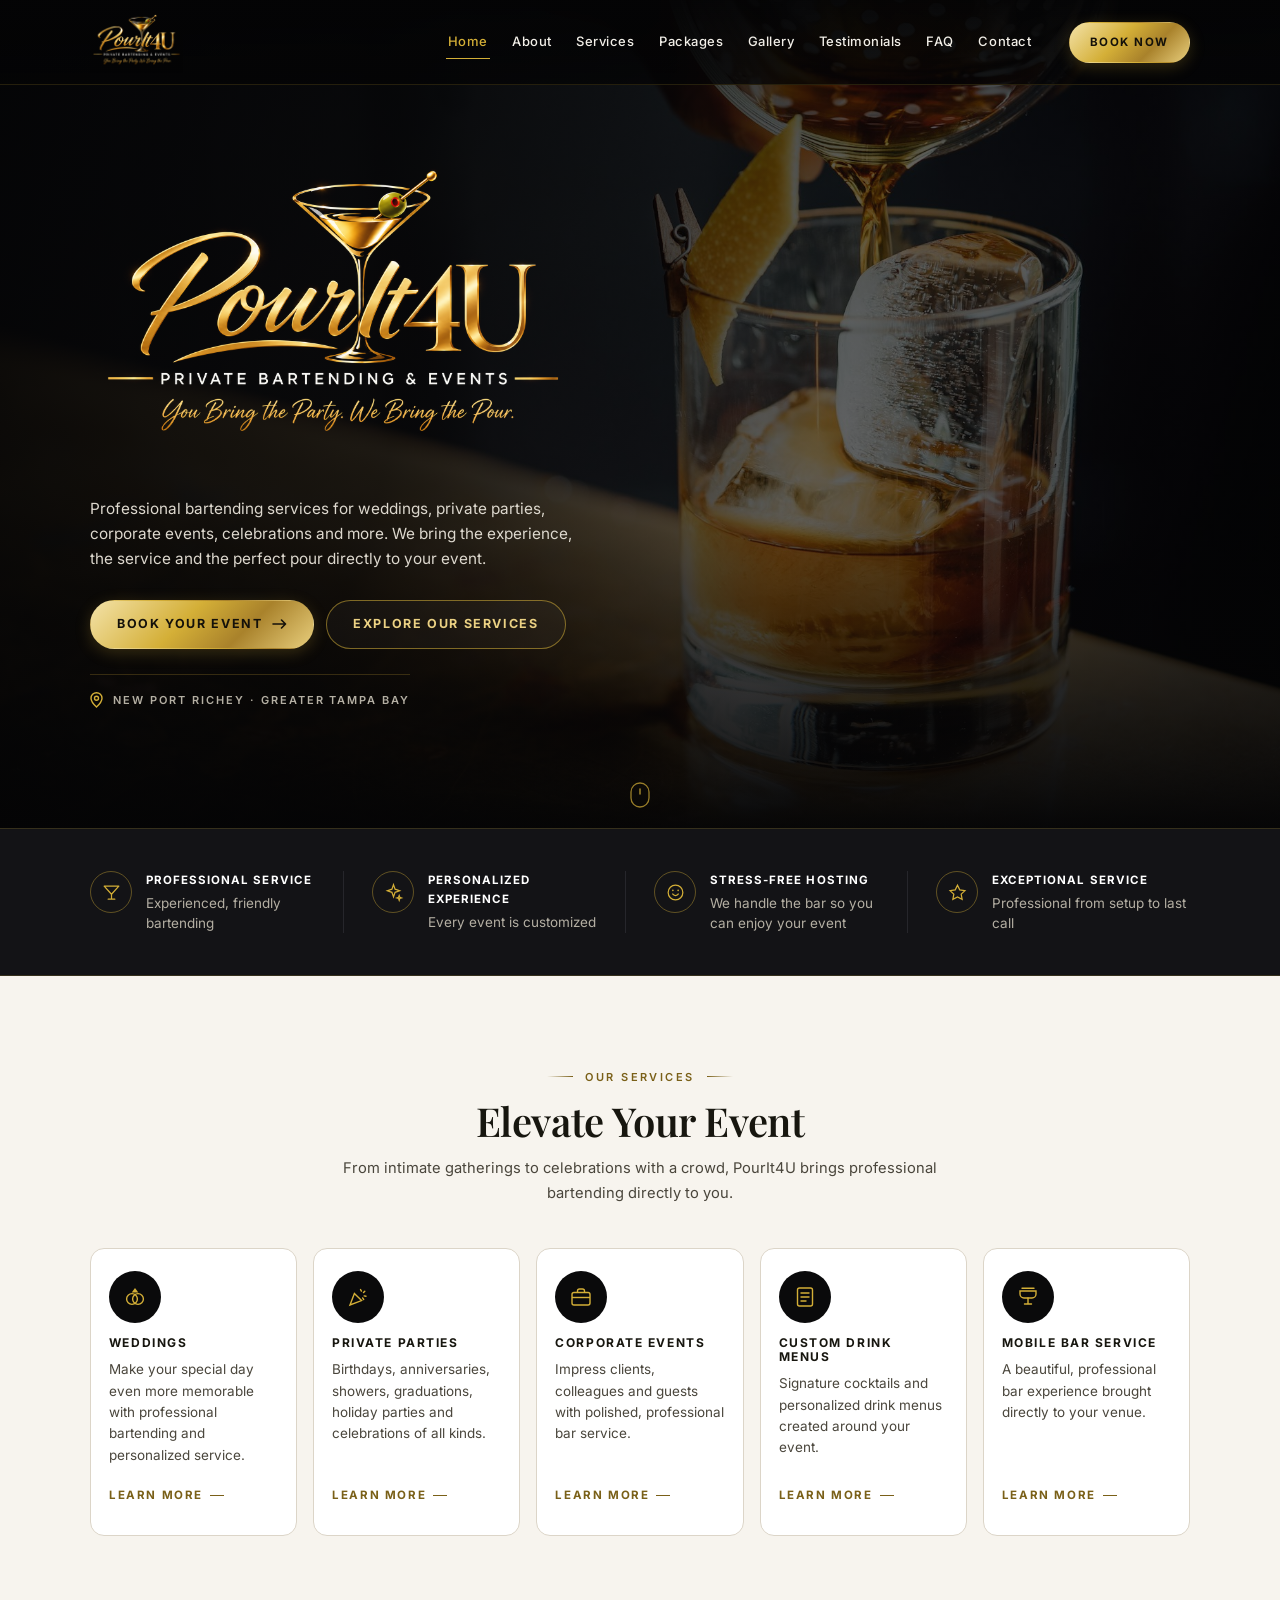
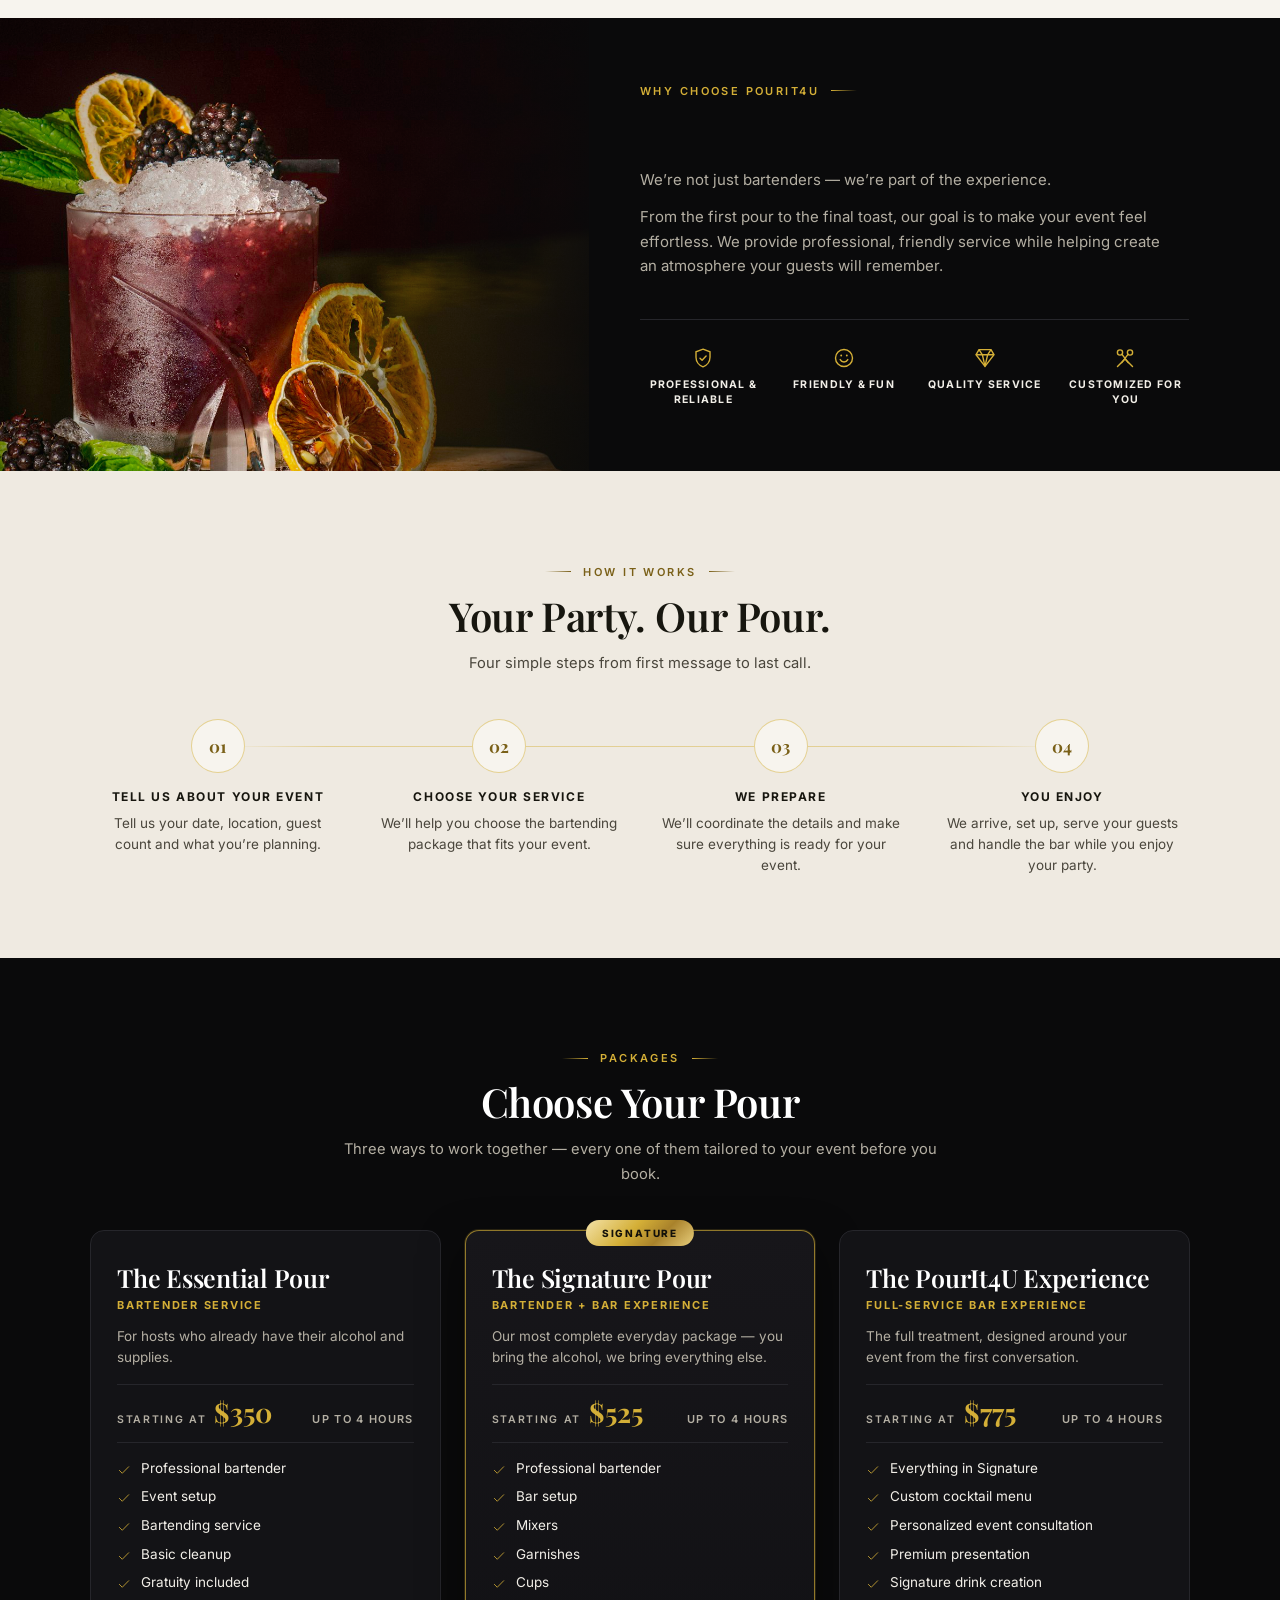
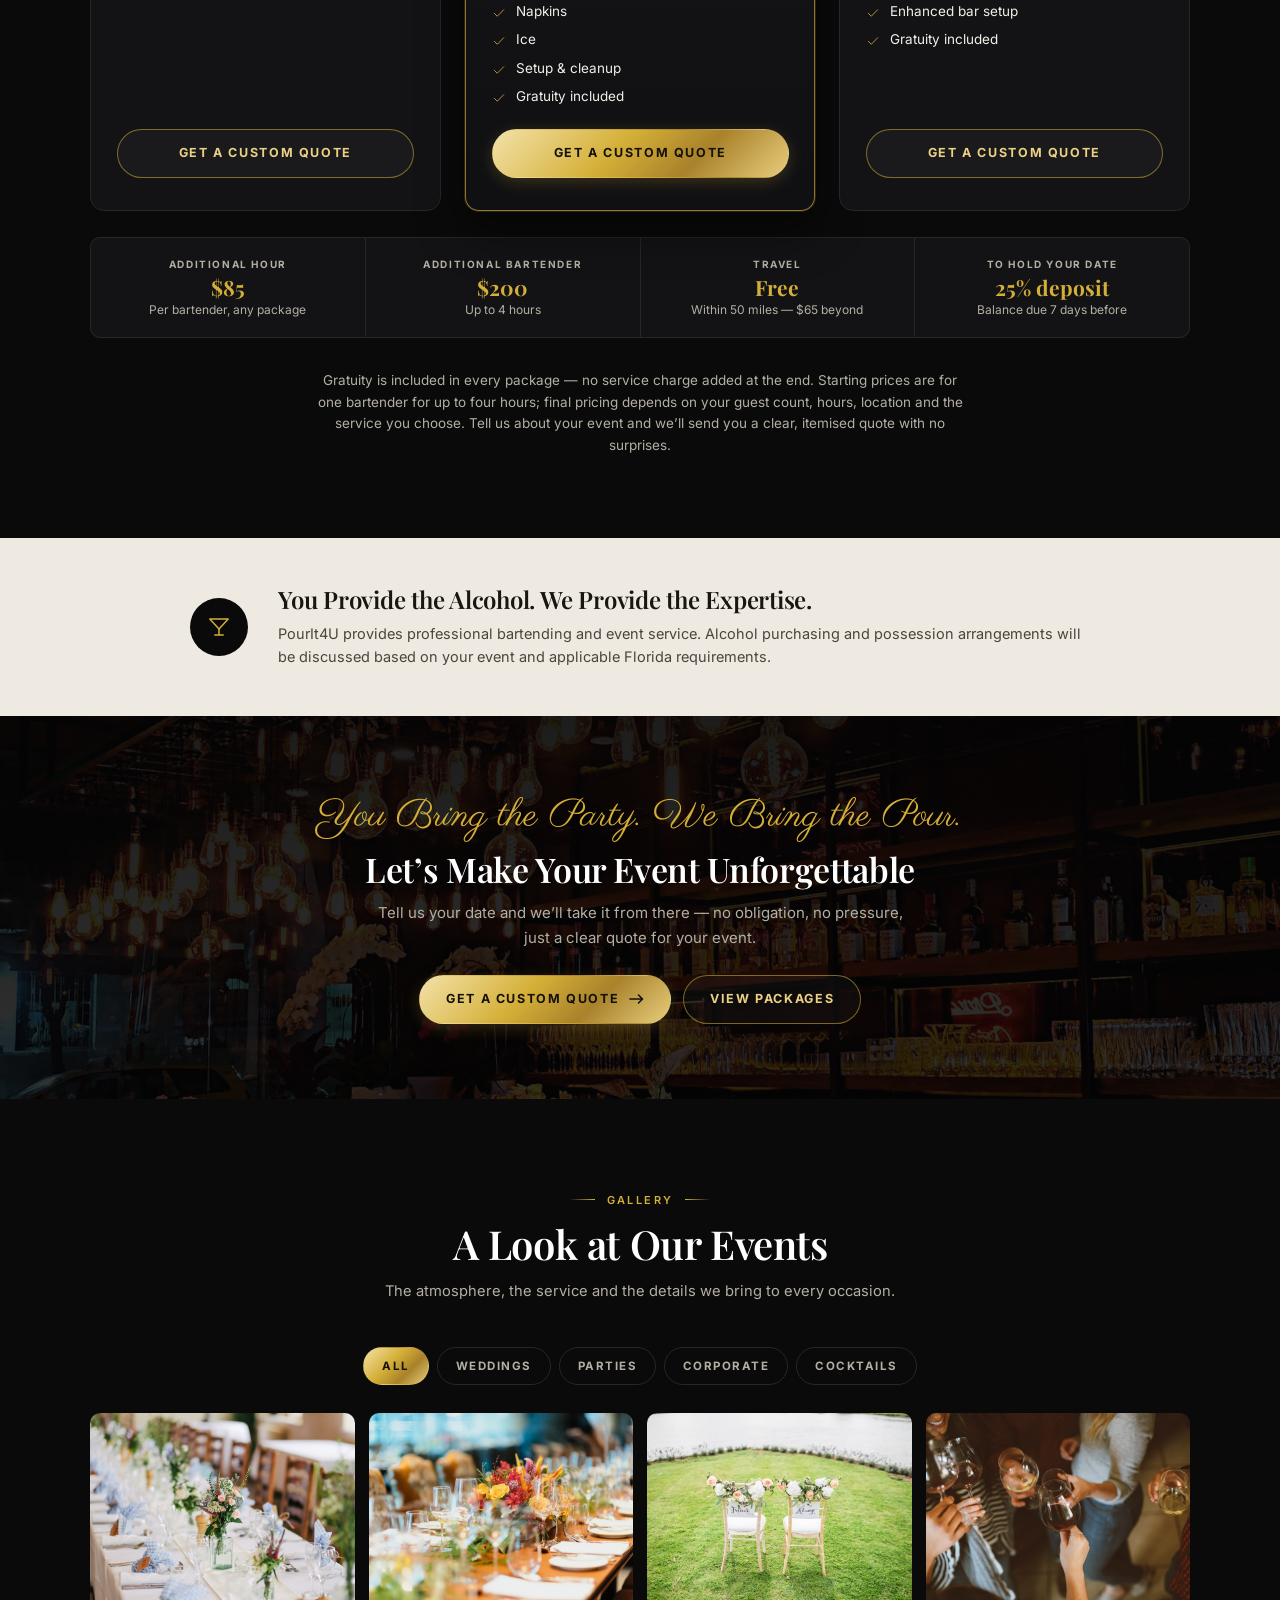
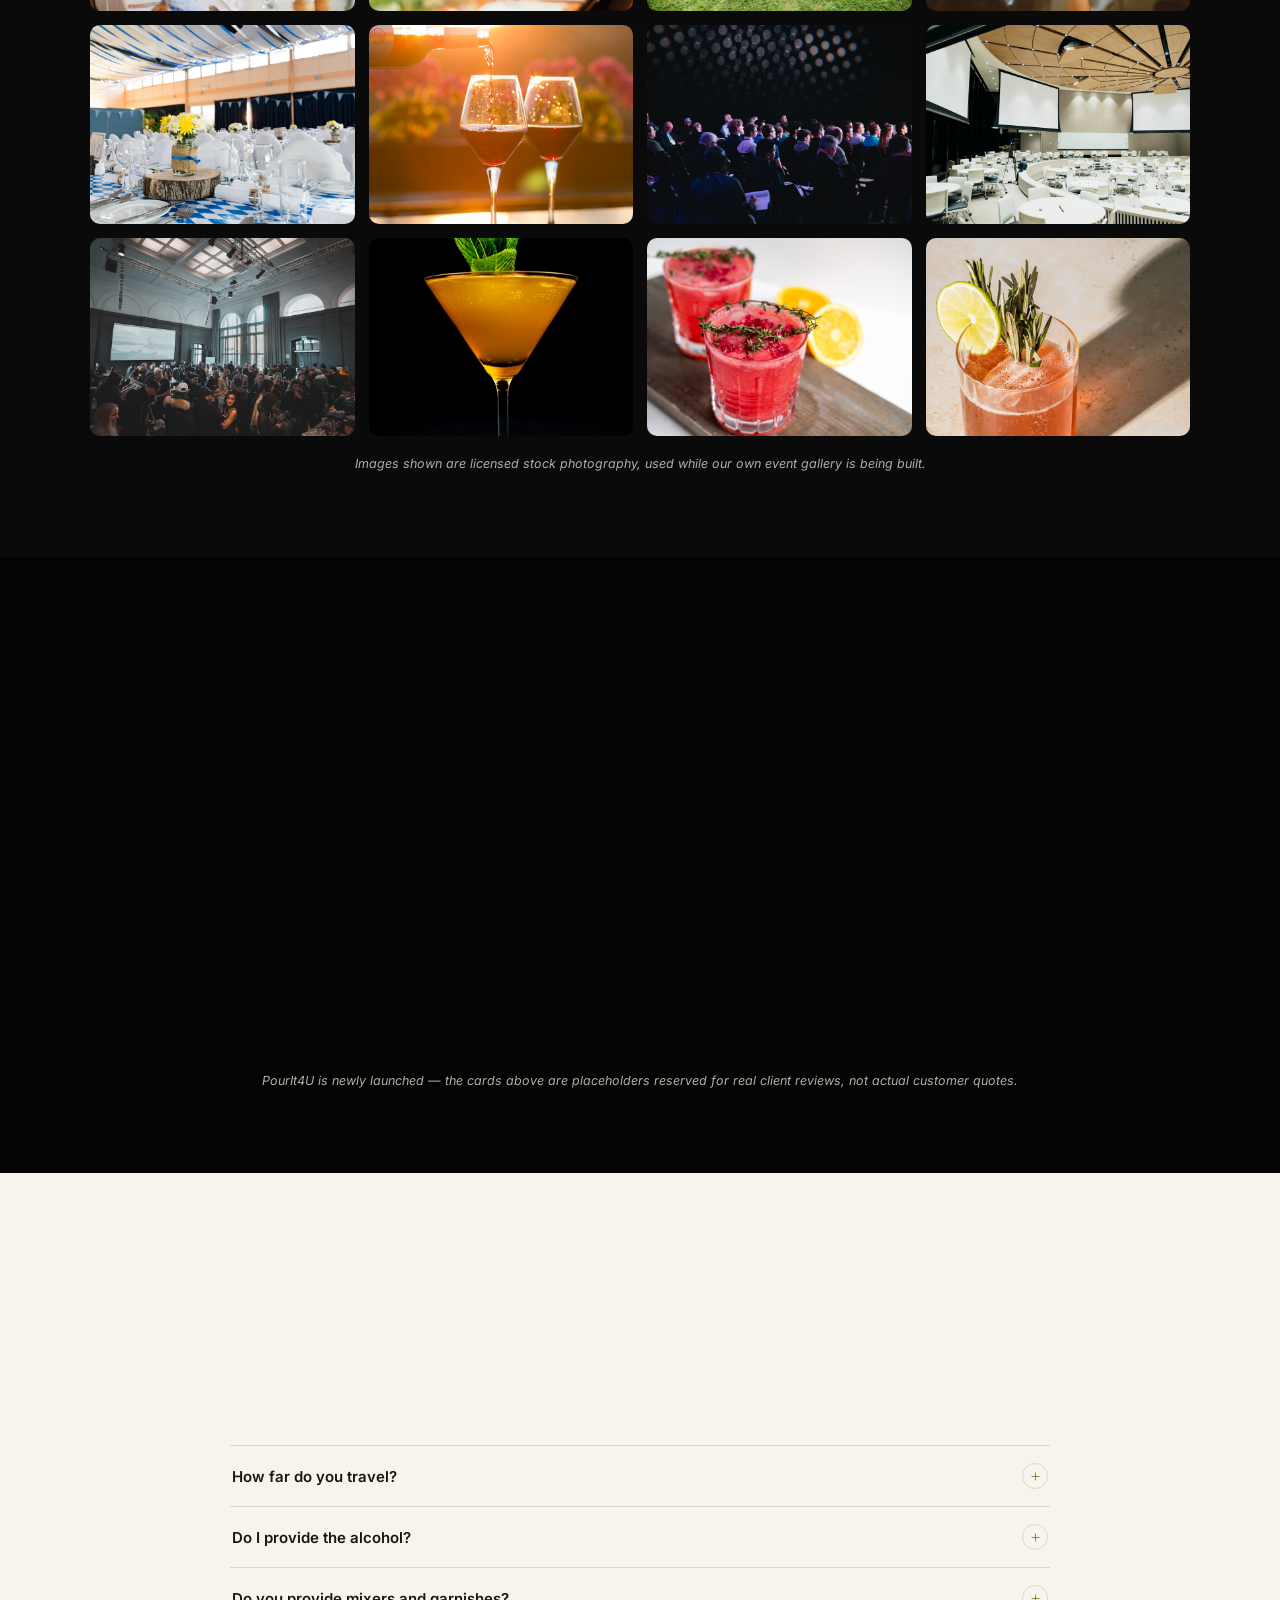
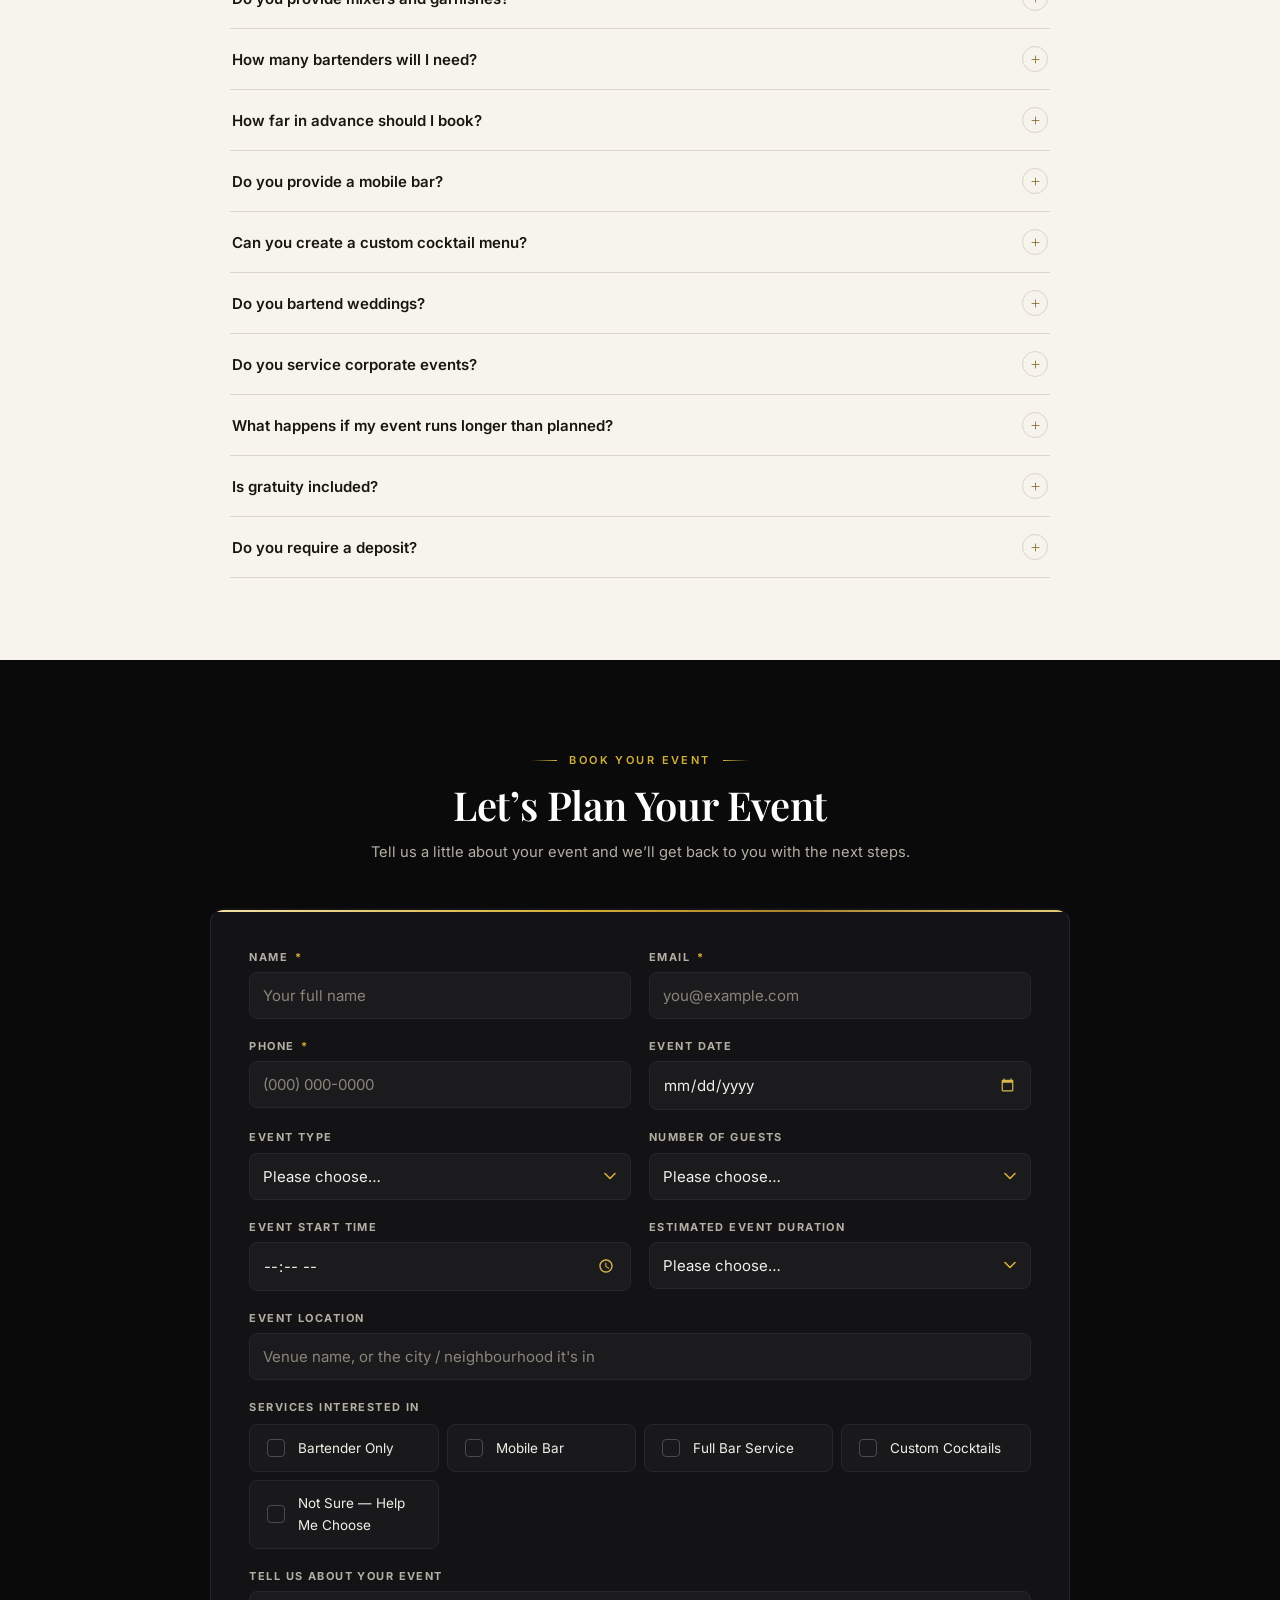
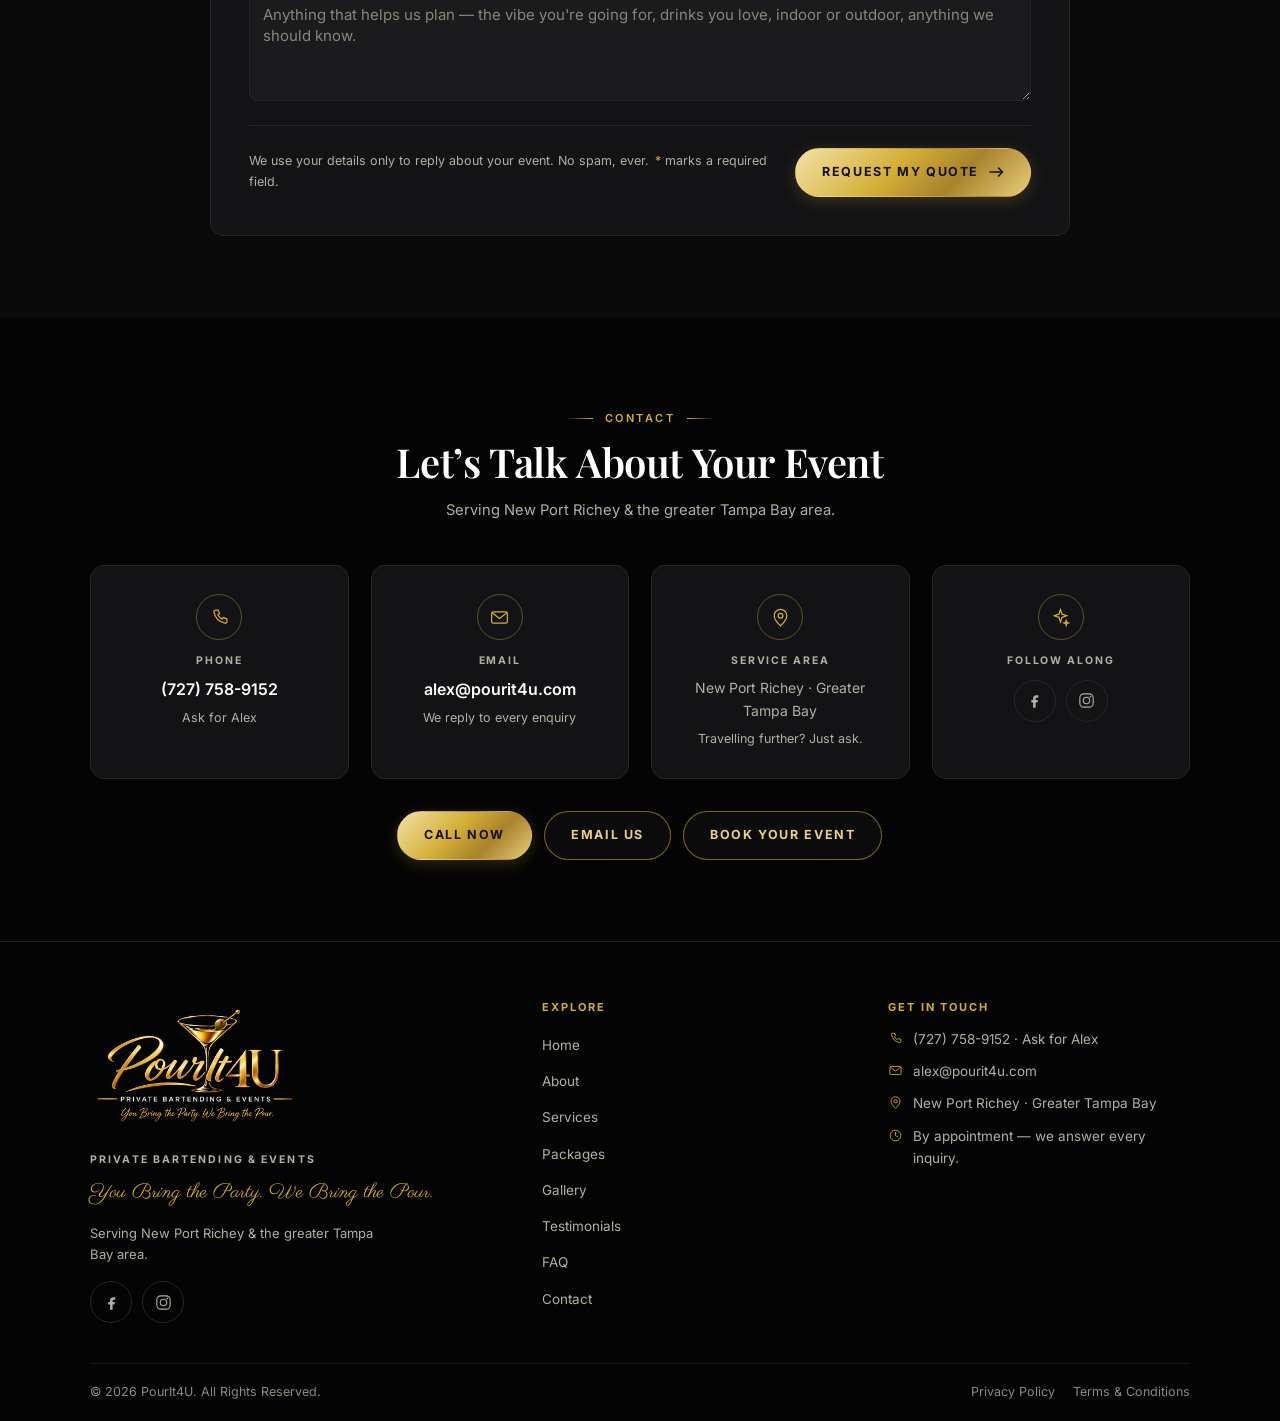
<file: index.html>
<!DOCTYPE html>
<html lang="en">
<head>
<meta charset="utf-8">
<meta name="viewport" content="width=device-width, initial-scale=1, viewport-fit=cover">

<title>PourIt4U | Private Bartending &amp; Events | New Port Richey &amp; Tampa Bay</title>
<meta name="description" content="PourIt4U provides professional private bartending and mobile bar services for weddings, parties, corporate events and celebrations throughout New Port Richey and the greater Tampa Bay area.">
<link rel="canonical" href="https://pourit4u.com/">
<meta name="robots" content="index, follow, max-image-preview:large">
<meta name="theme-color" content="#0A0A0B">
<meta name="author" content="PourIt4U">

<!-- Local search signals -->
<meta name="geo.region" content="US-FL">
<meta name="geo.placename" content="New Port Richey, Florida">

<!-- Open Graph / social sharing -->
<meta property="og:type" content="website">
<meta property="og:site_name" content="PourIt4U">
<meta property="og:title" content="PourIt4U | Private Bartending &amp; Events | New Port Richey &amp; Tampa Bay">
<meta property="og:description" content="Professional private bartending and mobile bar service for weddings, parties, corporate events and celebrations across New Port Richey and the greater Tampa Bay area.">
<meta property="og:url" content="https://pourit4u.com/">
<meta property="og:image" content="https://pourit4u.com/assets/img/pourit4u-logo.png">
<meta property="og:image:width" content="1536">
<meta property="og:image:height" content="1024">
<meta property="og:image:alt" content="PourIt4U — Private Bartending &amp; Events. You Bring the Party. We Bring the Pour.">
<meta property="og:locale" content="en_US">

<meta name="twitter:card" content="summary_large_image">
<meta name="twitter:title" content="PourIt4U | Private Bartending &amp; Events">
<meta name="twitter:description" content="Professional private bartending and mobile bar service for weddings, parties and corporate events across New Port Richey and the greater Tampa Bay area.">
<meta name="twitter:image" content="https://pourit4u.com/assets/img/pourit4u-logo.png">

<!-- Icons -->
<link rel="icon" href="assets/img/icon-32.png" sizes="32x32" type="image/png">
<link rel="icon" href="assets/img/icon-512.png" sizes="512x512" type="image/png">
<link rel="apple-touch-icon" href="assets/img/icon-180.png">

<!-- Fonts -->
<link rel="preconnect" href="https://fonts.googleapis.com">
<link rel="preconnect" href="https://fonts.gstatic.com" crossorigin>
<link rel="stylesheet" href="https://fonts.googleapis.com/css2?family=Playfair+Display:ital,wght@0,500;0,600;0,700;1,500&family=Inter:wght@400;500;600;700;800&family=Parisienne&display=swap">

<!-- Give the hero its two big assets a head start -->
<link rel="preload" as="image" href="assets/img/hero-bar.jpg" fetchpriority="high">
<link rel="preload" as="image" href="assets/img/pourit4u-logo.png">

<link rel="stylesheet" href="assets/css/styles.css">
</head>

<body>

<a class="skip-link" href="#main">Skip to content</a>

<!-- ==========================================================================
     HEADER / NAVIGATION  (sticky)
     ========================================================================== -->
<header class="header" id="header">
  <div class="wrap header__inner">

    <a class="brand" href="#home" aria-label="PourIt4U — home">
      <!-- Approved logo artwork, used exactly as supplied -->
      <img class="brand__img" src="assets/img/pourit4u-logo.png"
           alt="PourIt4U — Private Bartending &amp; Events"
           width="1536" height="1024">
    </a>

    <nav class="nav" id="primary-nav" aria-label="Main">
      <ul class="nav__list" id="nav-list"><!-- built from site-config.js --></ul>
    </nav>

    <div class="header__cta">
      <a class="btn btn--gold btn--sm" href="#book">Book Now</a>
    </div>

    <button class="nav-toggle" id="nav-toggle" type="button"
            aria-expanded="false" aria-controls="primary-nav" aria-label="Open menu">
      <span class="nav-toggle__bars" aria-hidden="true"><span></span><span></span><span></span></span>
    </button>

  </div>
</header>

<main id="main">

  <!-- ========================================================================
       HERO
       ======================================================================== -->
  <section class="hero" id="home">
    <div class="hero__bg">
      <img src="assets/img/hero-bar.jpg"
           alt="Bartender pouring a golden cocktail over ice at an event bar"
           width="1920" height="1200" fetchpriority="high">
    </div>
    <div class="hero__scrim" aria-hidden="true"></div>

    <div class="wrap">
      <div class="hero__inner">

        <h1>
          <img class="hero__logo" src="assets/img/pourit4u-logo.png"
               alt="PourIt4U — Private Bartending &amp; Events. You Bring the Party. We Bring the Pour."
               width="1536" height="1024">
          <span class="sr-only">PourIt4U — Private Bartending and Events serving New Port Richey and the greater Tampa Bay area</span>
        </h1>

        <p class="hero__copy reveal">
          Professional bartending services for weddings, private parties, corporate
          events, celebrations and more. We bring the experience, the service and
          the perfect pour directly to your event.
        </p>

        <div class="hero__actions reveal" data-delay="1">
          <a class="btn btn--gold" href="#book">
            Book Your Event
            <svg class="btn__arrow" width="15" height="10" viewBox="0 0 15 10" fill="none" aria-hidden="true">
              <path d="M1 5h12M9.5 1L13.5 5L9.5 9" stroke="currentColor" stroke-width="1.6" stroke-linecap="round" stroke-linejoin="round"/>
            </svg>
          </a>
          <a class="btn btn--ghost" href="#services">Explore Our Services</a>
        </div>

        <p class="hero__area reveal" data-delay="2">
          <svg width="13" height="16" viewBox="0 0 13 16" fill="none" aria-hidden="true">
            <path d="M6.5 15S12 9.9 12 6.2A5.5 5.5 0 1 0 1 6.2C1 9.9 6.5 15 6.5 15Z" stroke="currentColor" stroke-width="1.4"/>
            <circle cx="6.5" cy="6.2" r="2" stroke="currentColor" stroke-width="1.4"/>
          </svg>
          <span data-site="serviceAreaShort">New Port Richey · Greater Tampa Bay</span>
        </p>

      </div>
    </div>

    <svg class="hero__scroll" width="20" height="26" viewBox="0 0 20 26" fill="none" aria-hidden="true">
      <rect x="1" y="1" width="18" height="24" rx="9" stroke="currentColor" stroke-width="1.3"/>
      <path d="M10 7v5" stroke="currentColor" stroke-width="1.6" stroke-linecap="round"/>
    </svg>
  </section>

  <!-- ========================================================================
       TRUST / BENEFITS BAR
       ======================================================================== -->
  <section class="benefits" aria-label="Why hosts choose PourIt4U">
    <div class="wrap">
      <ul class="benefits__grid" id="benefits-grid"><!-- built from site-config.js --></ul>
    </div>
  </section>

  <!-- ========================================================================
       SERVICES
       ======================================================================== -->
  <section class="section section--light" id="services">
    <div class="wrap">
      <header class="section-head reveal">
        <p class="eyebrow">Our Services</p>
        <h2 class="section-title">Elevate Your Event</h2>
        <p class="section-intro">
          From intimate gatherings to celebrations with a crowd, PourIt4U brings
          professional bartending directly to you.
        </p>
      </header>

      <div class="services__grid" id="services-grid"><!-- built from site-config.js --></div>
    </div>
  </section>

  <!-- ========================================================================
       ABOUT / WHY CHOOSE US
       ======================================================================== -->
  <section class="about" id="about">
    <div class="about__media">
      <img src="assets/img/about-cocktail.jpg"
           alt="Hand-finished cocktail garnished and served on a dark bar top"
           width="1100" height="1300" loading="lazy">
    </div>

    <div class="about__body">
      <p class="eyebrow eyebrow--start reveal">Why Choose PourIt4U</p>
      <h2 class="about__title reveal">More Than Just Drinks</h2>

      <p class="about__text reveal" data-delay="1">
        We’re not just bartenders — we’re part of the experience.
      </p>
      <p class="about__text reveal" data-delay="1">
        From the first pour to the final toast, our goal is to make your event feel
        effortless. We provide professional, friendly service while helping create an
        atmosphere your guests will remember.
      </p>

      <ul class="about__points reveal" data-delay="2" id="why-points"><!-- built from site-config.js --></ul>
    </div>
  </section>

  <!-- ========================================================================
       HOW IT WORKS
       ======================================================================== -->
  <section class="section section--light section--cream2" id="how-it-works">
    <div class="wrap">
      <header class="section-head reveal">
        <p class="eyebrow">How It Works</p>
        <h2 class="section-title">Your Party. Our Pour.</h2>
        <p class="section-intro">Four simple steps from first message to last call.</p>
      </header>

      <ol class="steps" id="steps-grid"><!-- built from site-config.js --></ol>
    </div>
  </section>

  <!-- ========================================================================
       PACKAGES
       ======================================================================== -->
  <section class="section section--dark" id="packages">
    <div class="wrap">
      <header class="section-head reveal">
        <p class="eyebrow">Packages</p>
        <h2 class="section-title" style="color:var(--white)">Choose Your Pour</h2>
        <p class="section-intro">
          Three ways to work together — every one of them tailored to your event
          before you book.
        </p>
      </header>

      <div class="packages__grid" id="packages-grid"><!-- built from site-config.js --></div>
      <ul class="add-ons reveal" id="add-ons" aria-label="Add to any package"><!-- built from site-config.js --></ul>
      <p class="packages__note reveal" id="packages-note"></p>
    </div>
  </section>

  <!-- ========================================================================
       ALCOHOL / SERVICE INFORMATION
       ======================================================================== -->
  <section class="alcohol" aria-labelledby="alcohol-title">
    <div class="wrap">
      <div class="alcohol__inner reveal">
        <div class="alcohol__icon" aria-hidden="true">
          <svg width="26" height="26" viewBox="0 0 26 26" fill="none">
            <path d="M3.8 5h18.4l-9.2 10z" stroke="currentColor" stroke-width="1.5" stroke-linejoin="round"/>
            <path d="M13 15v6M8.8 21h8.4" stroke="currentColor" stroke-width="1.5" stroke-linecap="round"/>
          </svg>
        </div>
        <div>
          <h2 class="alcohol__title" id="alcohol-title">You Provide the Alcohol. We Provide the Expertise.</h2>
          <p class="alcohol__text">
            PourIt4U provides professional bartending and event service. Alcohol
            purchasing and possession arrangements will be discussed based on your
            event and applicable Florida requirements.
          </p>
        </div>
      </div>
    </div>
  </section>

  <!-- ========================================================================
       CTA BAND
       ======================================================================== -->
  <section class="cta-band">
    <div class="cta-band__bg">
      <img src="assets/img/cta-pour.jpg" alt="" aria-hidden="true" width="1920" height="900" loading="lazy">
    </div>
    <div class="wrap wrap--tight">
      <p class="cta-band__script reveal">You Bring the Party. We Bring the Pour.</p>
      <h2 class="cta-band__title reveal" data-delay="1">Let’s Make Your Event Unforgettable</h2>
      <p class="cta-band__text reveal" data-delay="1">
        Tell us your date and we’ll take it from there — no obligation, no pressure,
        just a clear quote for your event.
      </p>
      <div class="cta-band__actions reveal" data-delay="2">
        <a class="btn btn--gold" href="#book">
          Get a Custom Quote
          <svg class="btn__arrow" width="15" height="10" viewBox="0 0 15 10" fill="none" aria-hidden="true">
            <path d="M1 5h12M9.5 1L13.5 5L9.5 9" stroke="currentColor" stroke-width="1.6" stroke-linecap="round" stroke-linejoin="round"/>
          </svg>
        </a>
        <a class="btn btn--ghost" href="#packages">View Packages</a>
      </div>
    </div>
  </section>

  <!-- ========================================================================
       GALLERY
       ======================================================================== -->
  <section class="section section--dark" id="gallery">
    <div class="wrap">
      <header class="section-head reveal">
        <p class="eyebrow">Gallery</p>
        <h2 class="section-title" style="color:var(--white)">A Look at Our Events</h2>
        <p class="section-intro">The atmosphere, the service and the details we bring to every occasion.</p>
      </header>

      <div class="gallery__filters reveal" id="gallery-filters" role="group" aria-label="Filter gallery by event type"></div>
      <div class="gallery__grid" id="gallery-grid"></div>
      <p class="gallery__note" id="gallery-note"></p>
    </div>
  </section>

  <!-- ========================================================================
       TESTIMONIALS
       ======================================================================== -->
  <section class="section section--darker" id="testimonials">
    <div class="wrap">
      <header class="section-head reveal">
        <p class="eyebrow">Kind Words</p>
        <h2 class="section-title" style="color:var(--white)">What Our Clients Say</h2>
      </header>

      <div class="testimonials__grid" id="testimonials-grid"></div>
      <p class="testimonials__disclaimer" id="testimonials-note"></p>
    </div>
  </section>

  <!-- ========================================================================
       FAQ
       ======================================================================== -->
  <section class="section section--light" id="faq">
    <div class="wrap">
      <header class="section-head reveal">
        <p class="eyebrow">Good Questions</p>
        <h2 class="section-title">Frequently Asked Questions</h2>
        <p class="section-intro">
          Still wondering about something? Ask us in the form below — we answer every message.
        </p>
      </header>

      <div class="faq__list" id="faq-list"><!-- built from site-config.js --></div>
    </div>
  </section>

  <!-- ========================================================================
       BOOKING / QUOTE FORM
       ======================================================================== -->
  <section class="section booking" id="book">
    <div class="wrap wrap--tight">
      <header class="section-head reveal">
        <p class="eyebrow">Book Your Event</p>
        <h2 class="section-title" style="color:var(--white)">Let’s Plan Your Event</h2>
        <p class="section-intro">
          Tell us a little about your event and we’ll get back to you with the next steps.
        </p>
      </header>

      <div class="booking__panel reveal">
        <form id="booking-form" novalidate>
          <div class="form__grid">

            <div class="field">
              <label class="field__label" for="f-name">Name <span class="field__req" aria-hidden="true">*</span></label>
              <input id="f-name" name="name" type="text" autocomplete="name" required
                     placeholder="Your full name" aria-describedby="e-name">
              <p class="field__error" id="e-name"></p>
            </div>

            <div class="field">
              <label class="field__label" for="f-email">Email <span class="field__req" aria-hidden="true">*</span></label>
              <input id="f-email" name="email" type="email" autocomplete="email" inputmode="email" required
                     placeholder="you@example.com" aria-describedby="e-email">
              <p class="field__error" id="e-email"></p>
            </div>

            <div class="field">
              <label class="field__label" for="f-phone">Phone <span class="field__req" aria-hidden="true">*</span></label>
              <input id="f-phone" name="phone" type="tel" autocomplete="tel" inputmode="tel" required
                     placeholder="(000) 000-0000" aria-describedby="e-phone">
              <p class="field__error" id="e-phone"></p>
            </div>

            <div class="field">
              <label class="field__label" for="f-date">Event Date</label>
              <input id="f-date" name="eventDate" type="date" aria-describedby="e-date">
              <p class="field__error" id="e-date"></p>
            </div>

            <div class="field">
              <label class="field__label" for="f-type">Event Type</label>
              <select id="f-type" name="eventType"><!-- built from site-config.js --></select>
            </div>

            <div class="field">
              <label class="field__label" for="f-guests">Number of Guests</label>
              <select id="f-guests" name="guests"><!-- built from site-config.js --></select>
            </div>

            <div class="field">
              <label class="field__label" for="f-start">Event Start Time</label>
              <input id="f-start" name="startTime" type="time">
            </div>

            <div class="field">
              <label class="field__label" for="f-duration">Estimated Event Duration</label>
              <select id="f-duration" name="duration"><!-- built from site-config.js --></select>
            </div>

            <div class="field field--full">
              <label class="field__label" for="f-location">Event Location</label>
              <input id="f-location" name="eventLocation" type="text" autocomplete="address-level2"
                     placeholder="Venue name, or the city / neighbourhood it's in">
            </div>

            <fieldset class="field field--full" style="border:0;padding:0;margin:0;min-width:0">
              <legend class="field__label" style="padding:0;margin-bottom:8px">Services Interested In</legend>
              <div class="checks" id="services-checks"><!-- built from site-config.js --></div>
            </fieldset>

            <div class="field field--full">
              <label class="field__label" for="f-message">Tell Us About Your Event</label>
              <textarea id="f-message" name="message" rows="4"
                        placeholder="Anything that helps us plan — the vibe you're going for, drinks you love, indoor or outdoor, anything we should know."></textarea>
            </div>

          </div>

          <!-- Simple spam trap: real people never fill this in -->
          <div style="position:absolute;left:-9999px" aria-hidden="true">
            <label for="f-company">Company</label>
            <input id="f-company" name="company" type="text" tabindex="-1" autocomplete="off">
          </div>

          <div class="form__foot">
            <p class="form__privacy">
              We use your details only to reply about your event. No spam, ever.
              <span class="field__req" aria-hidden="true">*</span> marks a required field.
            </p>
            <button class="btn btn--gold" type="submit" id="form-submit">
              Request My Quote
              <svg class="btn__arrow" width="15" height="10" viewBox="0 0 15 10" fill="none" aria-hidden="true">
                <path d="M1 5h12M9.5 1L13.5 5L9.5 9" stroke="currentColor" stroke-width="1.6" stroke-linecap="round" stroke-linejoin="round"/>
              </svg>
            </button>
          </div>

          <p class="form__status" id="form-status" role="status" aria-live="polite"></p>
        </form>

        <!-- Result panel (thank-you, or the send-by-email hand-off) -->
        <div class="form__result" id="form-result" hidden tabindex="-1"></div>
      </div>
    </div>
  </section>

  <!-- ========================================================================
       CONTACT
       ======================================================================== -->
  <section class="section section--darker" id="contact">
    <div class="wrap">
      <header class="section-head reveal">
        <p class="eyebrow">Contact</p>
        <h2 class="section-title" style="color:var(--white)">Let’s Talk About Your Event</h2>
        <p class="section-intro" data-site="serviceArea">
          Serving New Port Richey &amp; the greater Tampa Bay area.
        </p>
      </header>

      <div class="contact__grid" id="contact-grid"><!-- built from site-config.js --></div>

      <div class="contact__actions reveal" id="contact-actions"><!-- built from site-config.js --></div>
    </div>
  </section>

</main>

<!-- ==========================================================================
     FOOTER
     ========================================================================== -->
<footer class="footer">
  <div class="wrap">
    <div class="footer__grid">

      <div class="footer__brand">
        <!-- Approved logo artwork, used exactly as supplied -->
        <img class="footer__logo" src="assets/img/pourit4u-logo.png"
             alt="PourIt4U — Private Bartending &amp; Events"
             width="1536" height="1024" loading="lazy">
        <p class="footer__descriptor">Private Bartending &amp; Events</p>
        <p class="footer__script">You Bring the Party. We Bring the Pour.</p>
        <p class="footer__area" data-site="serviceArea">Serving New Port Richey &amp; the greater Tampa Bay area.</p>
        <div class="socials" id="footer-socials"></div>
      </div>

      <nav class="footer__nav" aria-label="Footer">
        <h2 class="footer__title">Explore</h2>
        <div class="footer__links" id="footer-links"></div>
      </nav>

      <div>
        <h2 class="footer__title">Get In Touch</h2>
        <div class="footer__contact" id="footer-contact"></div>
      </div>

    </div>

    <div class="footer__bar">
      <p class="footer__copy">© <span id="year">2026</span> PourIt4U. All Rights Reserved.</p>
      <nav class="footer__legal" aria-label="Legal">
        <a href="privacy.html">Privacy Policy</a>
        <a href="terms.html">Terms &amp; Conditions</a>
      </nav>
    </div>
  </div>
</footer>

<!-- ==========================================================================
     MOBILE ACTION BAR
     ========================================================================== -->
<div class="action-bar" id="action-bar">
  <a class="btn btn--ghost" id="action-call" href="#contact">Call Us</a>
  <a class="btn btn--gold" href="#book">Book Now</a>
</div>

<!-- ==========================================================================
     LIGHTBOX
     ========================================================================== -->
<div class="lightbox" id="lightbox" role="dialog" aria-modal="true" aria-label="Gallery image viewer" hidden>
  <button class="lightbox__btn lightbox__close" id="lb-close" type="button" aria-label="Close image viewer">
    <svg width="16" height="16" viewBox="0 0 16 16" fill="none" aria-hidden="true">
      <path d="M2 2l12 12M14 2L2 14" stroke="currentColor" stroke-width="1.7" stroke-linecap="round"/>
    </svg>
  </button>
  <button class="lightbox__btn lightbox__prev" id="lb-prev" type="button" aria-label="Previous image">
    <svg width="14" height="16" viewBox="0 0 14 16" fill="none" aria-hidden="true">
      <path d="M9.5 2L3.5 8l6 6" stroke="currentColor" stroke-width="1.7" stroke-linecap="round" stroke-linejoin="round"/>
    </svg>
  </button>
  <button class="lightbox__btn lightbox__next" id="lb-next" type="button" aria-label="Next image">
    <svg width="14" height="16" viewBox="0 0 14 16" fill="none" aria-hidden="true">
      <path d="M4.5 2l6 6-6 6" stroke="currentColor" stroke-width="1.7" stroke-linecap="round" stroke-linejoin="round"/>
    </svg>
  </button>
  <figure class="lightbox__figure">
    <img class="lightbox__img" id="lb-img" alt="">
    <figcaption class="lightbox__caption">
      <span id="lb-caption"></span>
      <span class="lightbox__count" id="lb-count"></span>
    </figcaption>
  </figure>
</div>

<!-- ==========================================================================
     SERVICE DETAIL MODAL
     ========================================================================== -->
<div class="modal" id="service-modal" role="dialog" aria-modal="true" aria-labelledby="modal-title" hidden>
  <div class="modal__panel">
    <button class="modal__close" id="modal-close" type="button" aria-label="Close">
      <svg width="14" height="14" viewBox="0 0 16 16" fill="none" aria-hidden="true">
        <path d="M2 2l12 12M14 2L2 14" stroke="currentColor" stroke-width="1.7" stroke-linecap="round"/>
      </svg>
    </button>
    <div class="modal__icon" id="modal-icon" aria-hidden="true"></div>
    <h2 class="modal__title" id="modal-title"></h2>
    <p class="modal__text" id="modal-text"></p>
    <a class="btn btn--gold btn--block" id="modal-cta" href="#book">Get a Custom Quote</a>
  </div>
</div>

<script src="assets/js/site-config.js?v=20260925-social"></script>
<script src="assets/js/main.js"></script>

</body>
</html>
</file>
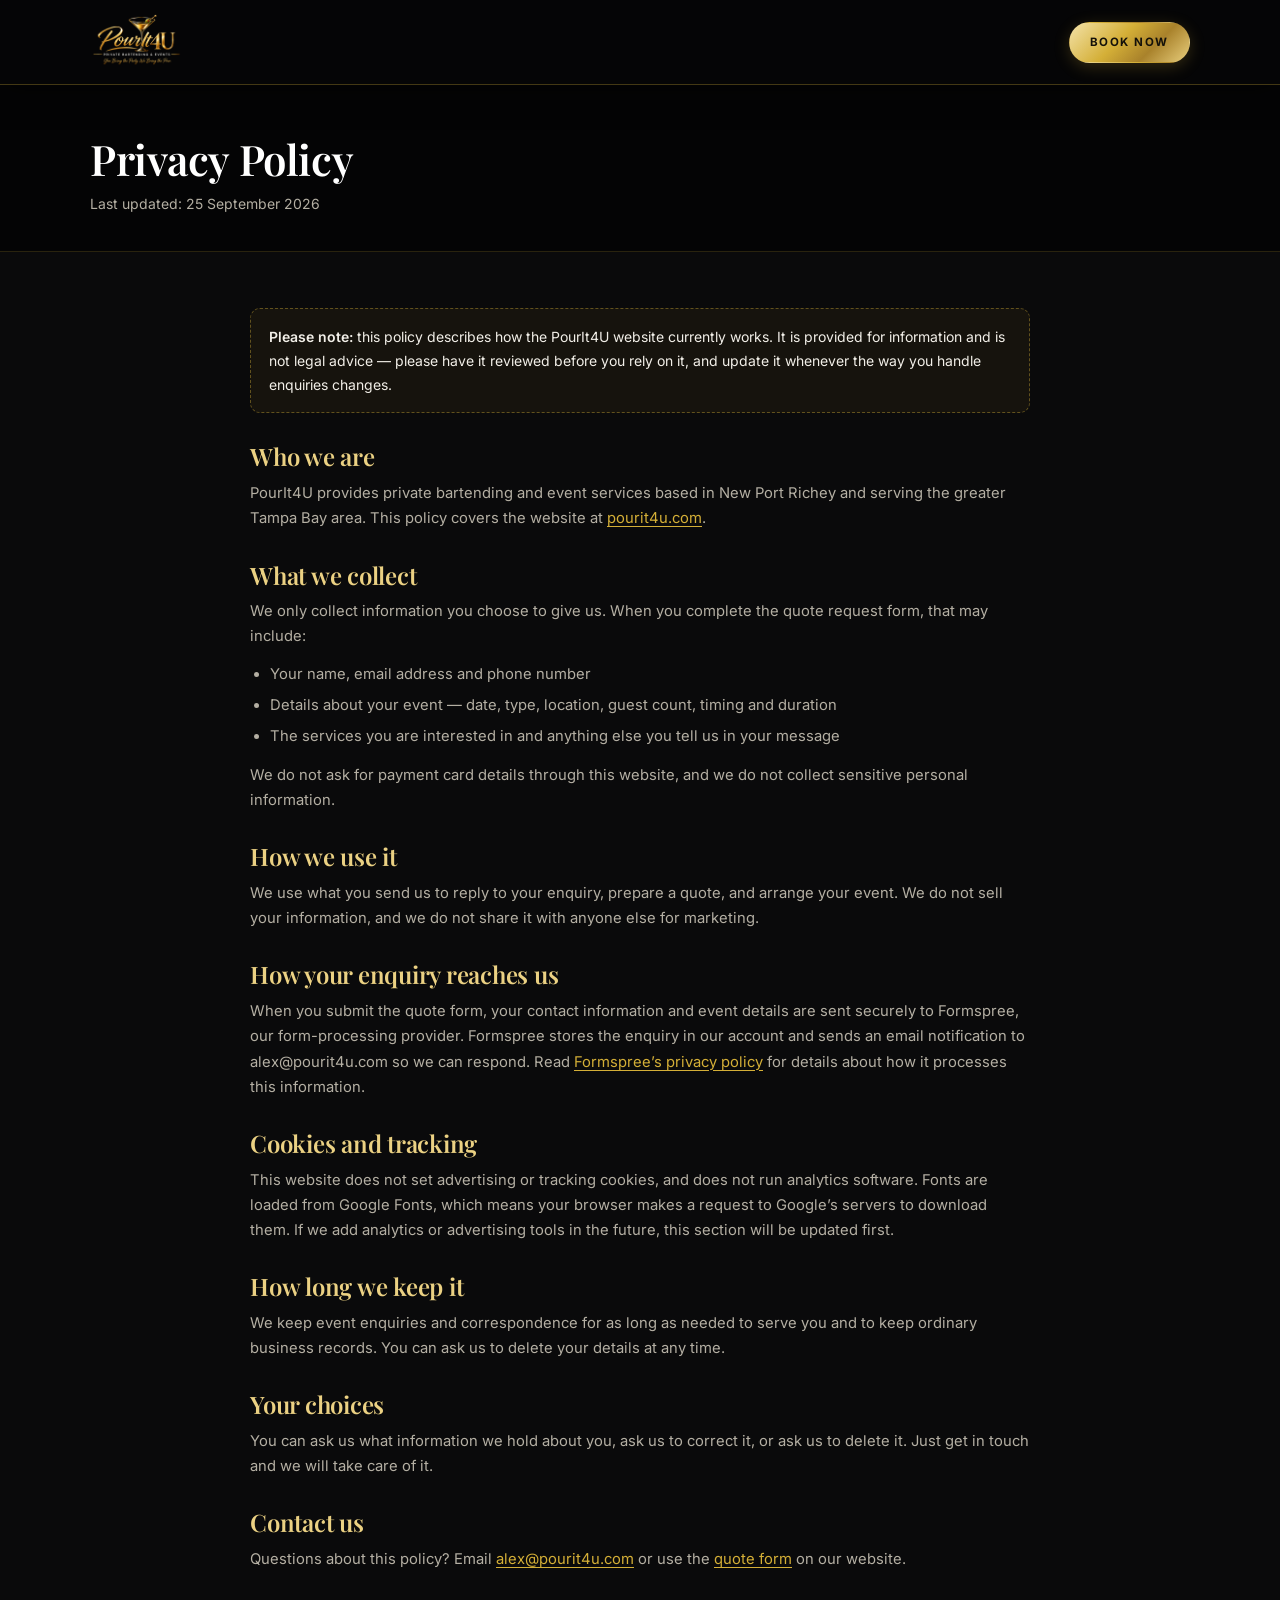
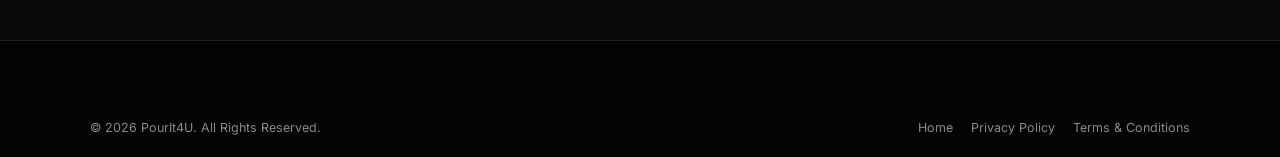
<file: privacy.html>
<!DOCTYPE html>
<html lang="en">
<head>
<meta charset="utf-8">
<meta name="viewport" content="width=device-width, initial-scale=1, viewport-fit=cover">
<title>Privacy Policy | PourIt4U — Private Bartending &amp; Events</title>
<meta name="description" content="How PourIt4U collects, uses and protects the information you send through our website.">
<link rel="canonical" href="https://pourit4u.com/privacy.html">
<meta name="robots" content="noindex, follow">
<meta name="theme-color" content="#0A0A0B">
<link rel="icon" href="assets/img/icon-32.png" sizes="32x32" type="image/png">
<link rel="apple-touch-icon" href="assets/img/icon-180.png">
<link rel="preconnect" href="https://fonts.googleapis.com">
<link rel="preconnect" href="https://fonts.gstatic.com" crossorigin>
<link rel="stylesheet" href="https://fonts.googleapis.com/css2?family=Playfair+Display:wght@500;600;700&family=Inter:wght@400;500;600;700&family=Parisienne&display=swap">
<link rel="stylesheet" href="assets/css/styles.css">
</head>
<body>
<a class="skip-link" href="#main">Skip to content</a>

<header class="header is-scrolled">
  <div class="wrap header__inner">
    <a class="brand" href="index.html" aria-label="PourIt4U — home">
      <img class="brand__img" src="assets/img/pourit4u-logo.png" alt="PourIt4U — Private Bartending &amp; Events" width="1536" height="1024">
    </a>
    <div class="header__cta" style="margin-left:auto">
      <a class="btn btn--gold btn--sm" href="index.html#book">Book Now</a>
    </div>
  </div>
</header>

<div class="page-head">
  <div class="wrap">
    <h1>Privacy Policy</h1>
    <p>Last updated: <time datetime="2026-09-25">25 September 2026</time></p>
  </div>
</div>

<main id="main" class="legal">
  <div class="wrap">
    <div class="legal__body">

      <div class="legal__note">
        <p><strong>Please note:</strong> this policy describes how the PourIt4U website
        currently works. It is provided for information and is not legal advice — please have it
        reviewed before you rely on it, and update it whenever the way you handle enquiries
        changes.</p>
      </div>

      <h2>Who we are</h2>
      <p>PourIt4U provides private bartending and event services based in New Port
      Richey and serving the greater Tampa Bay area. This policy covers the website at
      <a href="https://pourit4u.com">pourit4u.com</a>.</p>

      <h2>What we collect</h2>
      <p>We only collect information you choose to give us. When you complete the quote request
      form, that may include:</p>
      <ul>
        <li>Your name, email address and phone number</li>
        <li>Details about your event — date, type, location, guest count, timing and duration</li>
        <li>The services you are interested in and anything else you tell us in your message</li>
      </ul>
      <p>We do not ask for payment card details through this website, and we do not collect
      sensitive personal information.</p>

      <h2>How we use it</h2>
      <p>We use what you send us to reply to your enquiry, prepare a quote, and arrange your
      event. We do not sell your information, and we do not share it with anyone else for
      marketing.</p>

      <h2>How your enquiry reaches us</h2>
      <p>When you submit the quote form, your contact information and event details are sent
      securely to Formspree, our form-processing provider. Formspree stores the enquiry in
      our account and sends an email notification to alex@pourit4u.com so we can respond.
      Read <a href="https://formspree.io/legal/privacy-policy/">Formspree’s privacy policy</a>
      for details about how it processes this information.</p>

      <h2>Cookies and tracking</h2>
      <p>This website does not set advertising or tracking cookies, and does not run analytics
      software. Fonts are loaded from Google Fonts, which means your browser makes a request to
      Google’s servers to download them. If we add analytics or advertising tools in the future,
      this section will be updated first.</p>

      <h2>How long we keep it</h2>
      <p>We keep event enquiries and correspondence for as long as needed to serve you and to keep
      ordinary business records. You can ask us to delete your details at any time.</p>

      <h2>Your choices</h2>
      <p>You can ask us what information we hold about you, ask us to correct it, or ask us to
      delete it. Just get in touch and we will take care of it.</p>

      <h2>Contact us</h2>
      <p>Questions about this policy? Email <a href="mailto:alex@pourit4u.com">alex@pourit4u.com</a>
      or use the <a href="index.html#book">quote form</a> on our website.</p>

    </div>
  </div>
</main>

<footer class="footer">
  <div class="wrap">
    <div class="footer__bar" style="border-top:0">
      <p class="footer__copy">© <span id="year">2026</span> PourIt4U. All Rights Reserved.</p>
      <nav class="footer__legal" aria-label="Legal">
        <a href="index.html">Home</a>
        <a href="privacy.html">Privacy Policy</a>
        <a href="terms.html">Terms &amp; Conditions</a>
      </nav>
    </div>
  </div>
</footer>

<script>document.getElementById('year').textContent = new Date().getFullYear();</script>
</body>
</html>
</file>
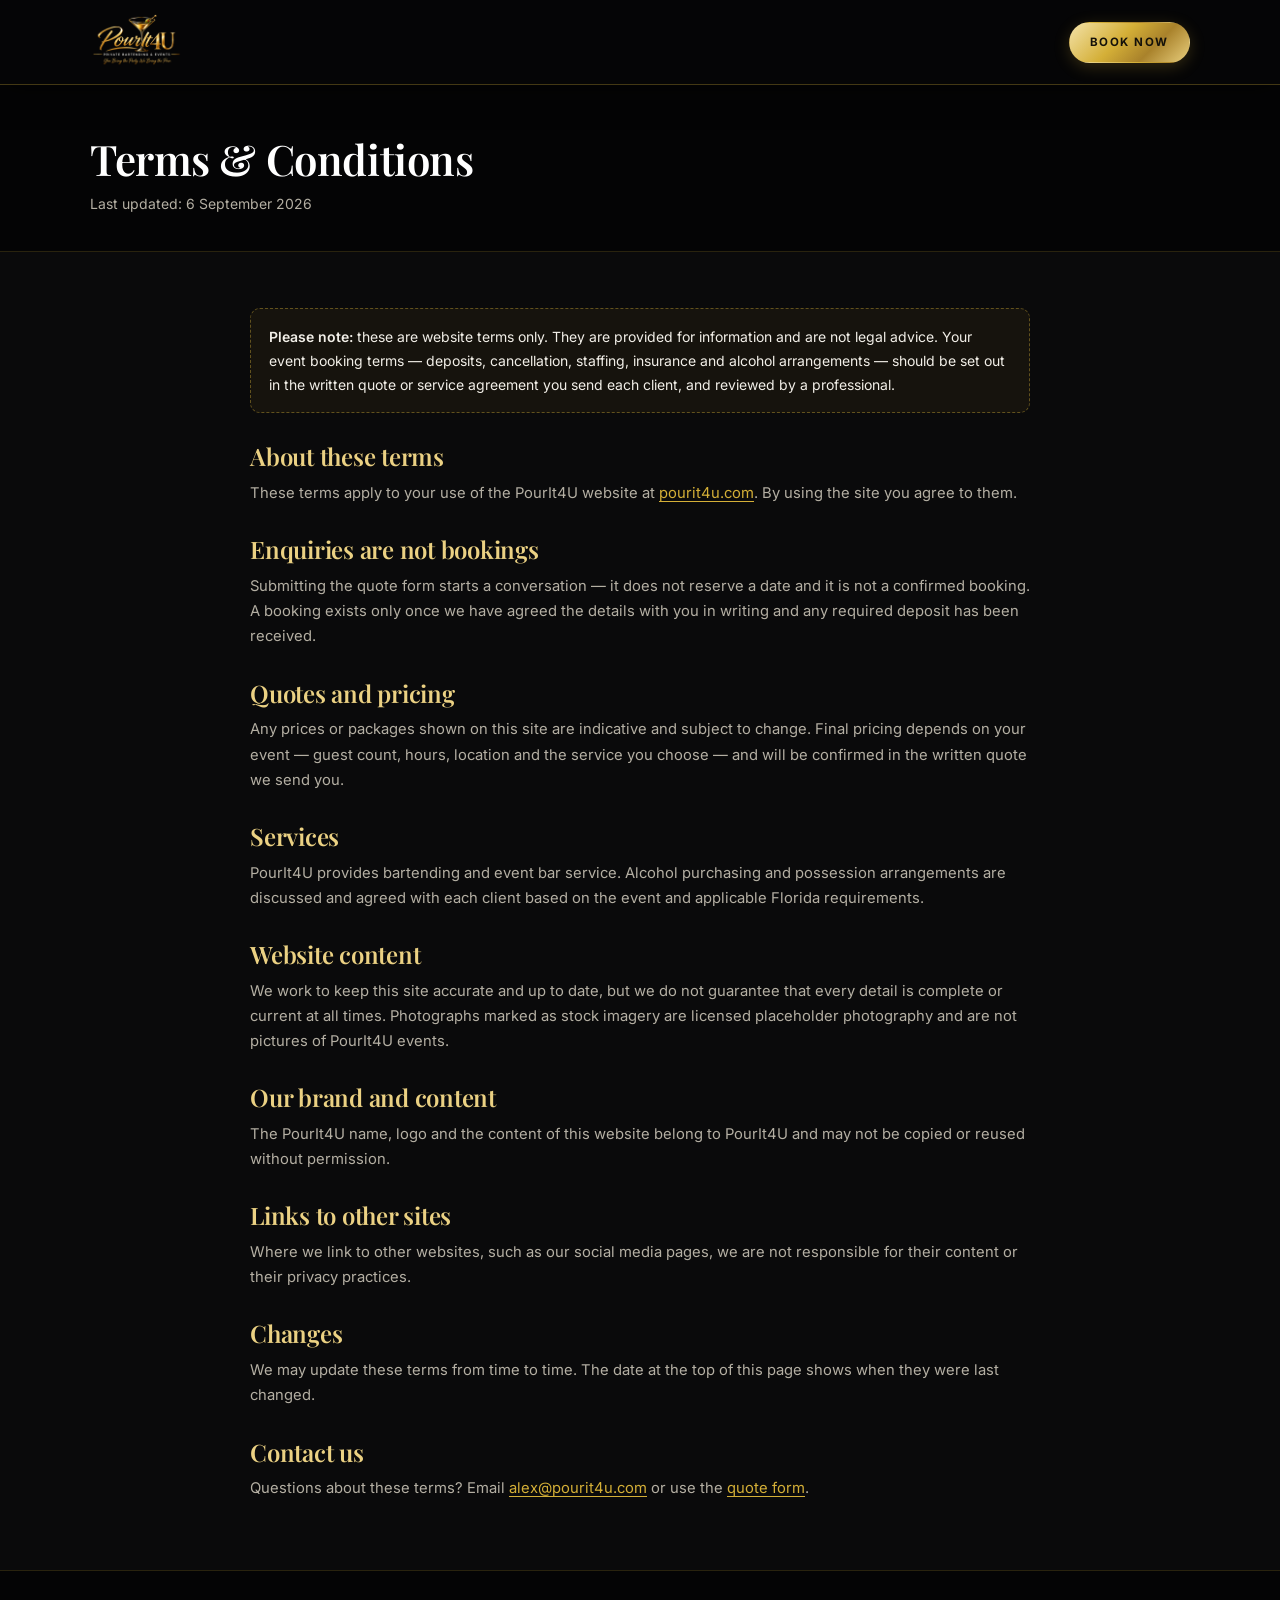
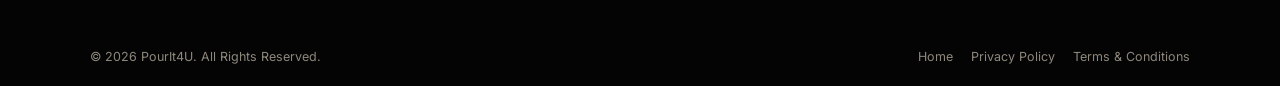
<file: terms.html>
<!DOCTYPE html>
<html lang="en">
<head>
<meta charset="utf-8">
<meta name="viewport" content="width=device-width, initial-scale=1, viewport-fit=cover">
<title>Terms &amp; Conditions | PourIt4U — Private Bartending &amp; Events</title>
<meta name="description" content="The terms that apply to the PourIt4U website and to enquiries made through it.">
<link rel="canonical" href="https://pourit4u.com/terms.html">
<meta name="robots" content="noindex, follow">
<meta name="theme-color" content="#0A0A0B">
<link rel="icon" href="assets/img/icon-32.png" sizes="32x32" type="image/png">
<link rel="apple-touch-icon" href="assets/img/icon-180.png">
<link rel="preconnect" href="https://fonts.googleapis.com">
<link rel="preconnect" href="https://fonts.gstatic.com" crossorigin>
<link rel="stylesheet" href="https://fonts.googleapis.com/css2?family=Playfair+Display:wght@500;600;700&family=Inter:wght@400;500;600;700&family=Parisienne&display=swap">
<link rel="stylesheet" href="assets/css/styles.css">
</head>
<body>
<a class="skip-link" href="#main">Skip to content</a>

<header class="header is-scrolled">
  <div class="wrap header__inner">
    <a class="brand" href="index.html" aria-label="PourIt4U — home">
      <img class="brand__img" src="assets/img/pourit4u-logo.png" alt="PourIt4U — Private Bartending &amp; Events" width="1536" height="1024">
    </a>
    <div class="header__cta" style="margin-left:auto">
      <a class="btn btn--gold btn--sm" href="index.html#book">Book Now</a>
    </div>
  </div>
</header>

<div class="page-head">
  <div class="wrap">
    <h1>Terms &amp; Conditions</h1>
    <p>Last updated: <time datetime="2026-09-06">6 September 2026</time></p>
  </div>
</div>

<main id="main" class="legal">
  <div class="wrap">
    <div class="legal__body">

      <div class="legal__note">
        <p><strong>Please note:</strong> these are website terms only. They are provided for
        information and are not legal advice. Your event booking terms — deposits, cancellation,
        staffing, insurance and alcohol arrangements — should be set out in the written quote or
        service agreement you send each client, and reviewed by a professional.</p>
      </div>

      <h2>About these terms</h2>
      <p>These terms apply to your use of the PourIt4U website at
      <a href="https://pourit4u.com">pourit4u.com</a>. By using the site you agree to them.</p>

      <h2>Enquiries are not bookings</h2>
      <p>Submitting the quote form starts a conversation — it does not reserve a date and it is
      not a confirmed booking. A booking exists only once we have agreed the details with you in
      writing and any required deposit has been received.</p>

      <h2>Quotes and pricing</h2>
      <p>Any prices or packages shown on this site are indicative and subject to change. Final
      pricing depends on your event — guest count, hours, location and the service you choose —
      and will be confirmed in the written quote we send you.</p>

      <h2>Services</h2>
      <p>PourIt4U provides bartending and event bar service. Alcohol purchasing and possession
      arrangements are discussed and agreed with each client based on the event and applicable
      Florida requirements.</p>

      <h2>Website content</h2>
      <p>We work to keep this site accurate and up to date, but we do not guarantee that every
      detail is complete or current at all times. Photographs marked as stock imagery are licensed
      placeholder photography and are not pictures of PourIt4U events.</p>

      <h2>Our brand and content</h2>
      <p>The PourIt4U name, logo and the content of this website belong to PourIt4U and may not be
      copied or reused without permission.</p>

      <h2>Links to other sites</h2>
      <p>Where we link to other websites, such as our social media pages, we are not responsible
      for their content or their privacy practices.</p>

      <h2>Changes</h2>
      <p>We may update these terms from time to time. The date at the top of this page shows when
      they were last changed.</p>

      <h2>Contact us</h2>
      <p>Questions about these terms? Email <a href="mailto:alex@pourit4u.com">alex@pourit4u.com</a>
      or use the <a href="index.html#book">quote form</a>.</p>

    </div>
  </div>
</main>

<footer class="footer">
  <div class="wrap">
    <div class="footer__bar" style="border-top:0">
      <p class="footer__copy">© <span id="year">2026</span> PourIt4U. All Rights Reserved.</p>
      <nav class="footer__legal" aria-label="Legal">
        <a href="index.html">Home</a>
        <a href="privacy.html">Privacy Policy</a>
        <a href="terms.html">Terms &amp; Conditions</a>
      </nav>
    </div>
  </div>
</footer>

<script>document.getElementById('year').textContent = new Date().getFullYear();</script>
</body>
</html>
</file>
<file: assets/css/styles.css>
/* ==========================================================================
   PourIt4U — Private Bartending & Events
   Stylesheet
   --------------------------------------------------------------------------
   Structure
     1.  Design tokens
     2.  Reset & base
     3.  Typography helpers
     4.  Buttons
     5.  Layout / sections
     6.  Header & navigation
     7.  Hero
     8.  Benefits bar
     9.  Services
     10. About / Why choose us
     11. How it works
     12. Packages
     13. Alcohol information band
     14. CTA band
     15. Gallery + lightbox
     16. Testimonials
     17. FAQ
     18. Booking form
     19. Contact
     20. Footer
     21. Mobile action bar
     22. Modal
     23. Motion & accessibility
     24. Responsive
   ========================================================================== */

/* ==========================================================================
   1. DESIGN TOKENS
   ========================================================================== */
:root {
  /* --- Brand palette --------------------------------------------------- */
  --black:        #0A0A0B;   /* primary ground */
  --black-deep:   #040405;   /* footer / deepest */
  --black-soft:   #131316;   /* raised panels on dark */
  --black-line:   #26262B;   /* hairlines on dark */

  --gold:         #D4AF37;   /* metallic gold — the accent */
  --gold-light:   #EBD183;   /* highlight */
  --gold-deep:    #8A6E1F;   /* shadow side of the gold */
  --gold-ink:     #7A6018;   /* gold that is readable on cream */
  --gold-grad:    linear-gradient(135deg, #F3E2A8 0%, #D4AF37 42%, #A9822B 68%, #E8CE7C 100%);

  --cream:        #F7F4EE;   /* warm white sections */
  --cream-2:      #EFEAE1;   /* subtle alternate */
  --ink:          #17160F;   /* text on cream */
  --ink-soft:     #4A463C;   /* secondary text on cream */
  --ink-line:     #DCD5C8;   /* hairlines on cream */

  --white:        #FFFFFF;
  --on-dark:      #F2EFE8;   /* body text on black */
  --on-dark-soft: #B4AFA3;   /* secondary text on black */

  /* --- Type ------------------------------------------------------------ */
  --serif:  'Playfair Display', 'Georgia', 'Times New Roman', serif;
  --sans:   'Inter', -apple-system, BlinkMacSystemFont, 'Segoe UI', Roboto, Arial, sans-serif;
  --script: 'Parisienne', 'Brush Script MT', cursive;

  /* --- Rhythm ---------------------------------------------------------- */
  --wrap:      1180px;
  --wrap-tight: 940px;
  --gutter:    clamp(18px, 4vw, 40px);
  --section-y: clamp(52px, 6.4vw, 84px);
  --radius:    10px;
  --radius-lg: 14px;

  --shadow-sm: 0 2px 10px rgba(0, 0, 0, .08);
  --shadow-md: 0 10px 30px rgba(0, 0, 0, .12);
  --shadow-dark: 0 14px 40px rgba(0, 0, 0, .55);

  --ease: cubic-bezier(.22, .61, .36, 1);
  --header-h: 84px;
}

/* ==========================================================================
   2. RESET & BASE
   ========================================================================== */
*, *::before, *::after { box-sizing: border-box; }

html {
  scroll-behavior: smooth;
  scroll-padding-top: calc(var(--header-h) + 12px);
  -webkit-text-size-adjust: 100%;
}

body {
  margin: 0;
  background: var(--black);
  color: var(--on-dark);
  font-family: var(--sans);
  font-size: 16px;
  line-height: 1.65;
  font-weight: 400;
  overflow-x: hidden;           /* belt-and-braces: never scroll sideways */
  -webkit-font-smoothing: antialiased;
  text-rendering: optimizeLegibility;
}

img { max-width: 100%; height: auto; display: block; }
svg { display: block; }
a { color: inherit; text-decoration: none; }
button { font: inherit; color: inherit; }
[hidden] { display: none !important; }

h1, h2, h3, h4 {
  font-family: var(--serif);
  font-weight: 600;
  line-height: 1.16;
  margin: 0;
  letter-spacing: -.01em;
}

p { margin: 0; }
ul, ol { margin: 0; padding: 0; list-style: none; }

/* Accessible-but-invisible text (used for the SEO headline behind the logo) */
.sr-only {
  position: absolute !important;
  width: 1px; height: 1px;
  padding: 0; margin: -1px;
  overflow: hidden;
  clip: rect(0, 0, 0, 0);
  white-space: nowrap;
  border: 0;
}

.skip-link {
  position: absolute;
  left: 50%;
  top: -60px;
  transform: translateX(-50%);
  z-index: 2000;
  background: var(--gold);
  color: var(--black);
  padding: 10px 20px;
  font-size: 13px;
  font-weight: 700;
  letter-spacing: .1em;
  text-transform: uppercase;
  border-radius: 0 0 8px 8px;
  transition: top .18s var(--ease);
}
.skip-link:focus { top: 0; }

:focus-visible {
  outline: 2px solid var(--gold);
  outline-offset: 3px;
  border-radius: 3px;
}

/* ==========================================================================
   3. TYPOGRAPHY HELPERS
   ========================================================================== */
.eyebrow {
  display: inline-flex;
  align-items: center;
  gap: 12px;
  font-size: 11px;
  font-weight: 600;
  letter-spacing: .22em;
  text-transform: uppercase;
  color: var(--gold);
  margin: 0 0 12px;
}
.eyebrow::before,
.eyebrow::after {
  content: '';
  width: 26px;
  height: 1px;
  background: linear-gradient(90deg, transparent, var(--gold));
}
.eyebrow::after { background: linear-gradient(90deg, var(--gold), transparent); }
.eyebrow--start { margin-bottom: 10px; }
.eyebrow--start::before { display: none; }

.section--light .eyebrow { color: var(--gold-ink); }
.section--light .eyebrow::before { background: linear-gradient(90deg, transparent, var(--gold-ink)); }
.section--light .eyebrow::after  { background: linear-gradient(90deg, var(--gold-ink), transparent); }

.section-title {
  font-size: clamp(27px, 3.4vw, 40px);
  margin: 0 0 12px;
}

.section-intro {
  font-size: clamp(14.5px, 1.15vw, 16px);
  color: var(--on-dark-soft);
  max-width: 620px;
  margin: 0 auto;
}
.section--light .section-intro { color: var(--ink-soft); }

.section-head {
  text-align: center;
  margin-bottom: clamp(28px, 3.4vw, 44px);
}

.script {
  font-family: var(--script);
  font-weight: 400;
  color: var(--gold);
  letter-spacing: .01em;
}

.gold-text {
  background: var(--gold-grad);
  -webkit-background-clip: text;
  background-clip: text;
  color: transparent;
}

.rule-gold {
  width: 54px;
  height: 2px;
  background: var(--gold-grad);
  border: 0;
  margin: 16px auto 0;
}

/* ==========================================================================
   4. BUTTONS
   ========================================================================== */
.btn {
  display: inline-flex;
  align-items: center;
  justify-content: center;
  gap: 10px;
  padding: 13px 26px;
  min-height: 46px;
  border: 1px solid transparent;
  border-radius: 40px;
  font-size: 12.5px;
  font-weight: 700;
  letter-spacing: .13em;
  text-transform: uppercase;
  cursor: pointer;
  text-align: center;
  transition: transform .2s var(--ease), box-shadow .2s var(--ease),
              background-color .2s var(--ease), color .2s var(--ease),
              border-color .2s var(--ease);
  will-change: transform;
}
.btn:hover { transform: translateY(-2px); }
.btn:active { transform: translateY(0); }

/* Primary — gold fill, dark text */
.btn--gold {
  background: var(--gold-grad);
  color: #14110A;
  box-shadow: 0 4px 16px rgba(212, 175, 55, .22);
}
.btn--gold:hover { box-shadow: 0 8px 26px rgba(212, 175, 55, .38); }

/* Secondary on dark — gold outline */
.btn--ghost {
  background: rgba(255, 255, 255, .03);
  border-color: rgba(212, 175, 55, .55);
  color: var(--gold-light);
}
.btn--ghost:hover {
  background: rgba(212, 175, 55, .12);
  border-color: var(--gold);
  color: var(--gold-light);
}

/* Secondary on cream */
.btn--dark {
  background: var(--black);
  color: var(--on-dark);
  border-color: var(--black);
}
.btn--dark:hover { background: #1d1d21; }

.btn--outline-ink {
  background: transparent;
  border-color: var(--ink-line);
  color: var(--ink);
}
.btn--outline-ink:hover { border-color: var(--gold-ink); color: var(--gold-ink); }

.btn--sm { padding: 10px 20px; min-height: 40px; font-size: 11.5px; }
.btn--block { width: 100%; }
.btn__arrow { transition: transform .2s var(--ease); }
.btn:hover .btn__arrow { transform: translateX(4px); }

/* Quiet text link with an underline that grows on hover */
.link-more {
  display: inline-flex;
  align-items: center;
  gap: 7px;
  padding: 8px 0;
  min-height: 34px;
  font-size: 11.5px;
  font-weight: 700;
  letter-spacing: .14em;
  text-transform: uppercase;
  color: var(--gold-ink);
  background: none;
  border: 0;
  padding: 0;
  cursor: pointer;
}
.link-more::after {
  content: '';
  width: 14px; height: 1px;
  background: currentColor;
  transition: width .22s var(--ease);
}
.link-more:hover::after { width: 26px; }

/* ==========================================================================
   5. LAYOUT / SECTIONS
   ========================================================================== */
.wrap {
  width: 100%;
  max-width: var(--wrap);
  margin-inline: auto;
  padding-inline: var(--gutter);
}
.wrap--tight { max-width: var(--wrap-tight); }

.section { padding-block: var(--section-y); position: relative; }
.section--light { background: var(--cream); color: var(--ink); }
.section--light h1, .section--light h2, .section--light h3, .section--light h4 { color: var(--ink); }
.section--cream2 { background: var(--cream-2); }
.section--dark { background: var(--black); }
.section--darker { background: var(--black-deep); }

/* ==========================================================================
   6. HEADER & NAVIGATION
   ========================================================================== */
.header {
  position: fixed;
  inset: 0 0 auto 0;
  z-index: 900;
  background: linear-gradient(to bottom, rgba(4, 4, 5, .95), rgba(4, 4, 5, .78));
  border-bottom: 1px solid rgba(212, 175, 55, .16);
  transition: background .3s var(--ease), border-color .3s var(--ease);
}
.header.is-scrolled {
  background: #050506;
  border-bottom-color: rgba(212, 175, 55, .3);
  box-shadow: 0 6px 26px rgba(0, 0, 0, .5);
}

.header__inner {
  display: flex;
  align-items: center;
  gap: 18px;
  min-height: var(--header-h);
}

/* The logo is her approved artwork, used as-is. Its own background is black,
   so `screen` blending drops that black away over dark surfaces without
   altering the file itself. */
.brand { display: inline-flex; align-items: center; flex: 0 0 auto; }
.brand__img {
  height: 62px;
  width: auto;
  mix-blend-mode: screen;
}

.nav { margin-left: auto; }
.nav__list { display: flex; align-items: center; gap: clamp(12px, 1.6vw, 26px); }
.nav__link {
  position: relative;
  display: inline-flex;
  align-items: center;
  min-height: 34px;
  font-size: 13px;
  font-weight: 500;
  letter-spacing: .04em;
  color: var(--on-dark);
  padding: 6px 2px;
  white-space: nowrap;
  transition: color .18s var(--ease);
}
.nav__link::after {
  content: '';
  position: absolute;
  left: 0; right: 0; bottom: 0;
  height: 1.5px;
  background: var(--gold);
  transform: scaleX(0);
  transform-origin: left;
  transition: transform .24s var(--ease);
}
.nav__link:hover { color: var(--gold-light); }
.nav__link:hover::after,
.nav__link.is-active::after { transform: scaleX(1); }
.nav__link.is-active { color: var(--gold); }

.header__cta { flex: 0 0 auto; margin-left: clamp(8px, 1.4vw, 20px); }

.nav-toggle {
  display: none;
  width: 44px; height: 44px;
  align-items: center;
  justify-content: center;
  background: transparent;
  border: 1px solid rgba(212, 175, 55, .35);
  border-radius: 8px;
  cursor: pointer;
  flex: 0 0 auto;
}
.nav-toggle__bars { display: block; width: 20px; height: 14px; position: relative; }
.nav-toggle__bars span {
  position: absolute;
  left: 0; right: 0;
  height: 1.6px;
  background: var(--gold);
  border-radius: 2px;
  transition: transform .25s var(--ease), opacity .18s var(--ease), top .25s var(--ease);
}
.nav-toggle__bars span:nth-child(1) { top: 0; }
.nav-toggle__bars span:nth-child(2) { top: 6.2px; }
.nav-toggle__bars span:nth-child(3) { top: 12.4px; }
.nav-toggle[aria-expanded="true"] .nav-toggle__bars span:nth-child(1) { top: 6.2px; transform: rotate(45deg); }
.nav-toggle[aria-expanded="true"] .nav-toggle__bars span:nth-child(2) { opacity: 0; }
.nav-toggle[aria-expanded="true"] .nav-toggle__bars span:nth-child(3) { top: 6.2px; transform: rotate(-45deg); }

/* ==========================================================================
   7. HERO
   ========================================================================== */
.hero {
  position: relative;
  min-height: clamp(560px, 92vh, 860px);
  display: flex;
  align-items: center;
  padding-top: calc(var(--header-h) + clamp(24px, 4vw, 54px));
  padding-bottom: clamp(64px, 8vw, 96px);
  overflow: hidden;
  isolation: isolate;
}
.hero__bg {
  position: absolute;
  inset: 0;
  z-index: -2;
}
.hero__bg img {
  width: 100%;
  height: 100%;
  object-fit: cover;
  object-position: center 42%;
}
.hero__scrim {
  position: absolute;
  inset: 0;
  z-index: -1;
  background:
    linear-gradient(105deg, rgba(4,4,5,.94) 0%, rgba(4,4,5,.88) 34%, rgba(4,4,5,.62) 62%, rgba(4,4,5,.74) 100%),
    linear-gradient(to top, rgba(4,4,5,.96) 0%, rgba(4,4,5,0) 38%);
}

.hero__inner { max-width: 620px; }

.hero__logo {
  width: clamp(270px, 38vw, 500px);
  height: auto;
  mix-blend-mode: screen;
  margin-bottom: clamp(14px, 2vw, 20px);
}

.hero__copy {
  font-size: clamp(14.5px, 1.2vw, 16.5px);
  color: #DDD8CE;
  max-width: 500px;
  margin-bottom: clamp(20px, 2.6vw, 28px);
}

.hero__actions {
  display: flex;
  flex-wrap: wrap;
  gap: 12px;
  margin-bottom: clamp(18px, 2.4vw, 26px);
}

.hero__area {
  display: inline-flex;
  align-items: center;
  gap: 10px;
  font-size: 11px;
  font-weight: 600;
  letter-spacing: .18em;
  text-transform: uppercase;
  color: var(--on-dark-soft);
  padding-top: 16px;
  border-top: 1px solid rgba(212, 175, 55, .22);
}
.hero__area svg { color: var(--gold); flex: 0 0 auto; }

.hero__scroll {
  position: absolute;
  left: 50%;
  bottom: 20px;
  transform: translateX(-50%);
  color: rgba(212, 175, 55, .7);
  animation: nudge 2.4s var(--ease) infinite;
}
@keyframes nudge {
  0%, 100% { transform: translate(-50%, 0); }
  50%      { transform: translate(-50%, 7px); }
}

/* ==========================================================================
   8. BENEFITS BAR
   ========================================================================== */
.benefits {
  background: var(--black-soft);
  border-top: 1px solid rgba(212, 175, 55, .18);
  border-bottom: 1px solid rgba(212, 175, 55, .18);
  padding-block: clamp(30px, 3.4vw, 42px);
}
.benefits__grid {
  display: grid;
  grid-template-columns: repeat(4, 1fr);
  gap: clamp(16px, 2.2vw, 30px);
}
.benefit {
  display: grid;
  grid-template-columns: auto 1fr;
  gap: 14px;
  align-items: start;
  padding-right: clamp(10px, 1.6vw, 22px);
  border-right: 1px solid var(--black-line);
}
.benefit:last-child { border-right: 0; padding-right: 0; }
.benefit__icon {
  width: 42px; height: 42px;
  display: grid;
  place-items: center;
  border: 1px solid rgba(212, 175, 55, .4);
  border-radius: 50%;
  color: var(--gold);
  flex: 0 0 auto;
}
.benefit__title {
  display: block;
  font-family: var(--sans);
  font-size: 11.5px;
  font-weight: 700;
  letter-spacing: .09em;
  text-transform: uppercase;
  color: var(--white);
  margin-bottom: 3px;
}
.benefit__text { display: block; font-size: 13.5px; color: var(--on-dark-soft); line-height: 1.5; }

/* ==========================================================================
   9. SERVICES
   ========================================================================== */
.services__grid {
  display: grid;
  grid-template-columns: repeat(5, minmax(0, 1fr));
  gap: clamp(12px, 1.3vw, 16px);
}
@media (max-width: 1100px) { .services__grid { grid-template-columns: repeat(3, minmax(0, 1fr)); } }
@media (max-width: 780px)  { .services__grid { grid-template-columns: repeat(2, minmax(0, 1fr)); } }
.service-card {
  background: var(--white);
  border: 1px solid var(--ink-line);
  border-radius: var(--radius-lg);
  padding: clamp(18px, 1.8vw, 22px) clamp(14px, 1.4vw, 18px);
  display: flex;
  flex-direction: column;
  gap: 9px;
  transition: transform .26s var(--ease), box-shadow .26s var(--ease), border-color .26s var(--ease);
}
.service-card:hover {
  transform: translateY(-5px);
  box-shadow: var(--shadow-md);
  border-color: rgba(212, 175, 55, .6);
}
.service-card__icon {
  width: 52px; height: 52px;
  display: grid;
  place-items: center;
  border-radius: 50%;
  background: var(--black);
  color: var(--gold);
  margin-bottom: 4px;
}
.service-card__title {
  font-family: var(--sans);
  font-size: 12px;
  font-weight: 700;
  letter-spacing: .13em;
  text-transform: uppercase;
  color: var(--ink);
}
.service-card__text {
  font-size: 13.5px;
  color: var(--ink-soft);
  line-height: 1.58;
  flex: 1 1 auto;
}
.service-card .link-more { margin-top: 4px; align-self: flex-start; }

/* ==========================================================================
   10. ABOUT / WHY CHOOSE US
   ========================================================================== */
.about {
  display: grid;
  grid-template-columns: minmax(0, .92fr) minmax(0, 1.08fr);
  background: var(--black);
  align-items: stretch;
}
.about__media { position: relative; min-height: 340px; }
.about__media img {
  position: absolute;
  inset: 0;
  width: 100%; height: 100%;
  object-fit: cover;
}
.about__media::after {
  content: '';
  position: absolute;
  inset: 0;
  background: linear-gradient(90deg, rgba(4,4,5,.35) 0%, rgba(4,4,5,0) 45%, rgba(10,10,11,.9) 100%);
}
.about__body {
  padding: clamp(36px, 5vw, 70px) var(--gutter) clamp(36px, 5vw, 70px) clamp(24px, 4vw, 56px);
  max-width: 640px;
  display: flex;
  flex-direction: column;
  justify-content: center;
}
.about__title { font-size: clamp(26px, 3.2vw, 38px); margin-bottom: 14px; }
.about__text { font-size: 15px; color: var(--on-dark-soft); margin-bottom: 12px; max-width: 520px; }
.about__points {
  display: grid;
  grid-template-columns: repeat(4, 1fr);
  gap: 14px;
  margin-top: clamp(20px, 2.6vw, 28px);
  padding-top: clamp(20px, 2.6vw, 26px);
  border-top: 1px solid var(--black-line);
}
.about__point { text-align: center; }
.about__point svg { color: var(--gold); margin: 0 auto 8px; }
.about__point span {
  display: block;
  font-size: 10.5px;
  font-weight: 700;
  letter-spacing: .12em;
  text-transform: uppercase;
  color: var(--on-dark);
  line-height: 1.4;
}

/* ==========================================================================
   11. HOW IT WORKS
   ========================================================================== */
.steps {
  display: grid;
  grid-template-columns: repeat(4, 1fr);
  gap: clamp(16px, 2vw, 26px);
  position: relative;
}
/* subtle connecting line behind the numbered circles */
.steps::before {
  content: '';
  position: absolute;
  top: 27px;
  left: 12.5%;
  right: 12.5%;
  height: 1px;
  background: linear-gradient(90deg, transparent, rgba(212,175,55,.45) 12%, rgba(212,175,55,.45) 88%, transparent);
  z-index: 0;
}
.step { text-align: center; position: relative; z-index: 1; }
.step__num {
  width: 54px; height: 54px;
  margin: 0 auto 14px;
  display: grid;
  place-items: center;
  border-radius: 50%;
  border: 1px solid rgba(212, 175, 55, .5);
  background: var(--cream);
  color: var(--gold-ink);
  font-family: var(--serif);
  font-size: 17px;
  font-weight: 700;
  letter-spacing: .02em;
  transition: background .25s var(--ease), color .25s var(--ease), transform .25s var(--ease);
}
.step:hover .step__num {
  background: var(--gold-grad);
  color: #14110A;
  transform: translateY(-3px);
}
.section--dark .step__num { background: var(--black); color: var(--gold); }
.step__title {
  display: block;
  font-family: var(--sans);
  font-size: 12px;
  font-weight: 700;
  letter-spacing: .13em;
  text-transform: uppercase;
  margin-bottom: 6px;
}
.step__text { display: block; font-size: 13.5px; color: var(--ink-soft); line-height: 1.55; max-width: 240px; margin-inline: auto; }

/* ==========================================================================
   12. PACKAGES
   ========================================================================== */
.packages__grid {
  display: grid;
  grid-template-columns: repeat(3, 1fr);
  gap: clamp(16px, 2vw, 24px);
  align-items: stretch;
}
.package {
  position: relative;
  display: flex;
  flex-direction: column;
  background: var(--black-soft);
  border: 1px solid var(--black-line);
  border-radius: var(--radius-lg);
  padding: clamp(24px, 2.6vw, 32px) clamp(18px, 2.2vw, 26px);
  transition: transform .26s var(--ease), border-color .26s var(--ease), box-shadow .26s var(--ease);
}
.package:hover {
  transform: translateY(-5px);
  border-color: rgba(212, 175, 55, .5);
  box-shadow: var(--shadow-dark);
}
.package--featured {
  border-color: rgba(212, 175, 55, .65);
  background: linear-gradient(180deg, #17161A 0%, #101013 100%);
  box-shadow: 0 0 0 1px rgba(212, 175, 55, .16), 0 18px 44px rgba(0, 0, 0, .5);
}
.package__badge {
  position: absolute;
  top: -11px;
  left: 50%;
  transform: translateX(-50%);
  background: var(--gold-grad);
  color: #14110A;
  font-size: 10px;
  font-weight: 800;
  letter-spacing: .18em;
  text-transform: uppercase;
  padding: 5px 16px;
  border-radius: 30px;
  white-space: nowrap;
}
.package__name {
  font-size: clamp(20px, 2vw, 25px);
  color: var(--white);
  margin-bottom: 4px;
}
.package__subtitle {
  font-size: 11px;
  font-weight: 700;
  letter-spacing: .16em;
  text-transform: uppercase;
  color: var(--gold);
  margin-bottom: 12px;
}
.package__blurb {
  font-size: 13.5px;
  color: var(--on-dark-soft);
  line-height: 1.55;
  margin-bottom: 16px;
}
.package__price {
  display: flex;
  align-items: baseline;
  gap: 8px;
  padding: 14px 0;
  margin-bottom: 16px;
  border-top: 1px solid var(--black-line);
  border-bottom: 1px solid var(--black-line);
}
.package__price-label {
  font-size: 10.5px;
  font-weight: 600;
  letter-spacing: .16em;
  text-transform: uppercase;
  color: var(--on-dark-soft);
}
.package__price-value {
  font-family: var(--serif);
  font-size: 27px;
  font-weight: 700;
  color: var(--gold);
  line-height: 1;
}
.package__price--tbd .package__price-value {
  font-size: 15px;
  font-family: var(--sans);
  font-weight: 600;
  letter-spacing: .05em;
  color: var(--gold-light);
}
.package__hours {
  font-size: 11px;
  font-weight: 600;
  letter-spacing: .12em;
  text-transform: uppercase;
  color: var(--on-dark-soft);
  margin-left: auto;
  white-space: nowrap;
}
.package__list { display: grid; gap: 9px; margin-bottom: 22px; flex: 1 1 auto; align-content: start; }
.package__list li {
  display: grid;
  grid-template-columns: auto 1fr;
  gap: 10px;
  align-items: start;
  font-size: 13.5px;
  color: var(--on-dark);
  line-height: 1.45;
}
.package__list svg { color: var(--gold); margin-top: 4px; flex: 0 0 auto; }
/* --- Add-ons strip (extra hour, second bartender, travel, deposit) --- */
.add-ons {
  display: grid;
  grid-template-columns: repeat(4, minmax(0, 1fr));
  gap: 1px;
  margin-top: clamp(18px, 2.2vw, 26px);
  background: var(--black-line);
  border: 1px solid var(--black-line);
  border-radius: var(--radius);
  overflow: hidden;
}
.add-on {
  background: var(--black-soft);
  padding: clamp(14px, 1.6vw, 18px) clamp(12px, 1.4vw, 18px);
  text-align: center;
  display: flex;
  flex-direction: column;
  gap: 3px;
  justify-content: center;
}
.add-on__label {
  font-size: 10px;
  font-weight: 700;
  letter-spacing: .16em;
  text-transform: uppercase;
  color: var(--on-dark-soft);
}
.add-on__price {
  font-family: var(--serif);
  font-size: clamp(17px, 1.8vw, 21px);
  font-weight: 700;
  color: var(--gold);
  line-height: 1.15;
}
.add-on__note { font-size: 12px; color: var(--on-dark-soft); line-height: 1.4; }

.packages__note {
  text-align: center;
  font-size: 13.5px;
  color: var(--on-dark-soft);
  max-width: 660px;
  margin: clamp(24px, 3vw, 32px) auto 0;
  line-height: 1.6;
}

/* ==========================================================================
   13. ALCOHOL INFORMATION BAND
   ========================================================================== */
.alcohol {
  background: var(--cream-2);
  color: var(--ink);
  padding-block: clamp(34px, 4vw, 48px);
}
.alcohol__inner {
  display: grid;
  grid-template-columns: auto 1fr;
  gap: clamp(18px, 2.6vw, 30px);
  align-items: center;
  max-width: 900px;
  margin-inline: auto;
}
.alcohol__icon {
  width: 58px; height: 58px;
  display: grid;
  place-items: center;
  border-radius: 50%;
  background: var(--black);
  color: var(--gold);
  flex: 0 0 auto;
}
.alcohol__title {
  font-size: clamp(18px, 2vw, 24px);
  margin-bottom: 8px;
}
.alcohol__text { font-size: 14.5px; color: var(--ink-soft); line-height: 1.6; }

/* ==========================================================================
   14. CTA BAND
   ========================================================================== */
.cta-band {
  position: relative;
  padding-block: clamp(48px, 6vw, 76px);
  text-align: center;
  overflow: hidden;
  isolation: isolate;
}
.cta-band__bg { position: absolute; inset: 0; z-index: -2; }
.cta-band__bg img { width: 100%; height: 100%; object-fit: cover; }
.cta-band::before {
  content: '';
  position: absolute;
  inset: 0;
  z-index: -1;
  background: linear-gradient(180deg, rgba(4,4,5,.9), rgba(4,4,5,.82));
}
.cta-band__script {
  font-family: var(--script);
  font-size: clamp(24px, 3.4vw, 38px);
  color: var(--gold);
  line-height: 1.3;
  margin-bottom: 8px;
}
.cta-band__title { font-size: clamp(24px, 3vw, 34px); color: var(--white); margin-bottom: 12px; }
.cta-band__text { font-size: 15px; color: var(--on-dark-soft); max-width: 540px; margin: 0 auto 24px; }
.cta-band__actions { display: flex; flex-wrap: wrap; gap: 12px; justify-content: center; }

/* ==========================================================================
   15. GALLERY + LIGHTBOX
   ========================================================================== */
.gallery__filters {
  display: flex;
  flex-wrap: wrap;
  justify-content: center;
  gap: 8px;
  margin-bottom: clamp(20px, 2.6vw, 28px);
}
.filter-btn {
  background: transparent;
  border: 1px solid var(--black-line);
  color: var(--on-dark-soft);
  border-radius: 30px;
  padding: 8px 18px;
  min-height: 38px;
  font-size: 11.5px;
  font-weight: 700;
  letter-spacing: .13em;
  text-transform: uppercase;
  cursor: pointer;
  transition: all .2s var(--ease);
}
.filter-btn:hover { border-color: rgba(212, 175, 55, .5); color: var(--gold-light); }
.filter-btn.is-active {
  background: var(--gold-grad);
  border-color: transparent;
  color: #14110A;
}

.gallery__grid {
  display: grid;
  grid-template-columns: repeat(4, 1fr);
  gap: clamp(8px, 1.1vw, 14px);
}
.gallery__item {
  position: relative;
  aspect-ratio: 4 / 3;
  border-radius: var(--radius);
  overflow: hidden;
  border: 0;
  padding: 0;
  cursor: pointer;
  background: var(--black-soft);
  display: block;
}
.gallery__item img {
  width: 100%; height: 100%;
  object-fit: cover;
  transition: transform .55s var(--ease), filter .35s var(--ease);
}
.gallery__item::after {
  content: '';
  position: absolute;
  inset: 0;
  background: linear-gradient(to top, rgba(4,4,5,.75), rgba(4,4,5,0) 55%);
  opacity: 0;
  transition: opacity .3s var(--ease);
}
.gallery__item:hover img { transform: scale(1.07); }
.gallery__item:hover::after { opacity: 1; }
.gallery__zoom {
  position: absolute;
  inset: auto 12px 12px auto;
  width: 34px; height: 34px;
  display: grid;
  place-items: center;
  border-radius: 50%;
  background: rgba(212, 175, 55, .92);
  color: #14110A;
  opacity: 0;
  transform: translateY(6px);
  transition: opacity .3s var(--ease), transform .3s var(--ease);
  pointer-events: none;
}
.gallery__item:hover .gallery__zoom,
.gallery__item:focus-visible .gallery__zoom { opacity: 1; transform: translateY(0); }
.gallery__item.is-hidden { display: none; }

.gallery__note {
  text-align: center;
  font-size: 12.5px;
  color: var(--on-dark-soft);
  margin-top: 18px;
  font-style: italic;
}

/* --- Lightbox --- */
.lightbox {
  position: fixed;
  inset: 0;
  z-index: 1200;
  background: rgba(3, 3, 4, .95);
  display: grid;
  place-items: center;
  padding: clamp(16px, 4vw, 48px);
  opacity: 0;
  visibility: hidden;
  transition: opacity .28s var(--ease), visibility .28s var(--ease);
}
.lightbox.is-open { opacity: 1; visibility: visible; }
.lightbox__figure { margin: 0; max-width: min(1100px, 100%); text-align: center; }
.lightbox__img {
  max-width: 100%;
  max-height: 76vh;
  width: auto;
  border-radius: var(--radius);
  box-shadow: var(--shadow-dark);
  margin-inline: auto;
}
.lightbox__caption {
  margin-top: 14px;
  font-size: 13px;
  color: var(--on-dark-soft);
}
.lightbox__count {
  display: block;
  font-size: 11px;
  letter-spacing: .16em;
  text-transform: uppercase;
  color: var(--gold);
  margin-top: 6px;
}
.lightbox__btn {
  position: absolute;
  width: 46px; height: 46px;
  display: grid;
  place-items: center;
  background: rgba(255, 255, 255, .07);
  border: 1px solid rgba(212, 175, 55, .35);
  border-radius: 50%;
  color: var(--gold);
  cursor: pointer;
  transition: background .2s var(--ease), transform .2s var(--ease);
}
.lightbox__btn:hover { background: rgba(212, 175, 55, .2); }
.lightbox__close { top: clamp(12px, 3vw, 26px); right: clamp(12px, 3vw, 26px); }
.lightbox__prev { left: clamp(8px, 2.4vw, 26px); top: 50%; transform: translateY(-50%); }
.lightbox__next { right: clamp(8px, 2.4vw, 26px); top: 50%; transform: translateY(-50%); }
.lightbox__prev:hover, .lightbox__next:hover { transform: translateY(-50%) scale(1.06); }

/* ==========================================================================
   16. TESTIMONIALS
   ========================================================================== */
.testimonials__grid {
  display: grid;
  grid-template-columns: repeat(auto-fit, minmax(255px, 1fr));
  gap: clamp(14px, 1.8vw, 22px);
}
.testimonial {
  position: relative;
  background: var(--black-soft);
  border: 1px solid var(--black-line);
  border-radius: var(--radius-lg);
  padding: clamp(22px, 2.4vw, 30px);
  display: flex;
  flex-direction: column;
  gap: 12px;
  transition: transform .26s var(--ease), border-color .26s var(--ease);
}
.testimonial:hover { transform: translateY(-4px); border-color: rgba(212, 175, 55, .4); }
.testimonial--placeholder { border-style: dashed; border-color: rgba(212, 175, 55, .3); }
.testimonial__stars { display: flex; gap: 3px; color: var(--gold); }
.testimonial__quote {
  font-family: var(--serif);
  font-size: 16px;
  font-style: italic;
  line-height: 1.55;
  color: var(--on-dark);
  flex: 1 1 auto;
}
.testimonial__meta { border-top: 1px solid var(--black-line); padding-top: 12px; }
.testimonial__name {
  font-size: 12px;
  font-weight: 700;
  letter-spacing: .1em;
  text-transform: uppercase;
  color: var(--gold);
}
.testimonial__event { font-size: 12.5px; color: var(--on-dark-soft); }
.testimonials__disclaimer {
  text-align: center;
  font-size: 12.5px;
  color: var(--on-dark-soft);
  margin-top: 18px;
  font-style: italic;
}

/* ==========================================================================
   17. FAQ
   ========================================================================== */
.faq__list {
  max-width: 820px;
  margin-inline: auto;
  border-top: 1px solid var(--ink-line);
}
.faq__item { border-bottom: 1px solid var(--ink-line); }
.faq__q {
  width: 100%;
  display: flex;
  align-items: center;
  gap: 16px;
  justify-content: space-between;
  background: none;
  border: 0;
  padding: 17px 2px;
  text-align: left;
  cursor: pointer;
  font-family: var(--sans);
  font-size: 15px;
  font-weight: 600;
  color: var(--ink);
  transition: color .18s var(--ease);
}
.faq__q:hover { color: var(--gold-ink); }
.faq__icon {
  flex: 0 0 auto;
  width: 26px; height: 26px;
  display: grid;
  place-items: center;
  border: 1px solid var(--ink-line);
  border-radius: 50%;
  color: var(--gold-ink);
  transition: transform .3s var(--ease), background .25s var(--ease), color .25s var(--ease), border-color .25s var(--ease);
}
.faq__q[aria-expanded="true"] { color: var(--gold-ink); }
.faq__q[aria-expanded="true"] .faq__icon {
  transform: rotate(45deg);
  background: var(--gold-grad);
  border-color: transparent;
  color: #14110A;
}
.faq__a {
  overflow: hidden;
  height: 0;
  transition: height .32s var(--ease);
}
.faq__a-inner {
  padding: 0 44px 20px 2px;
  font-size: 14.5px;
  color: var(--ink-soft);
  line-height: 1.65;
}

/* ==========================================================================
   18. BOOKING FORM
   ========================================================================== */
.booking { background: var(--black); }
.booking__panel {
  background: var(--black-soft);
  border: 1px solid var(--black-line);
  border-top: 2px solid transparent;
  border-image: none;
  border-radius: var(--radius-lg);
  padding: clamp(22px, 3vw, 40px);
  position: relative;
  overflow: hidden;
}
.booking__panel::before {
  content: '';
  position: absolute;
  inset: 0 0 auto 0;
  height: 2px;
  background: var(--gold-grad);
}

.form__grid {
  display: grid;
  grid-template-columns: repeat(2, minmax(0, 1fr));
  gap: clamp(12px, 1.6vw, 18px);
}
.field { display: flex; flex-direction: column; gap: 6px; min-width: 0; }
.field--full { grid-column: 1 / -1; }

.field__label {
  font-size: 11px;
  font-weight: 700;
  letter-spacing: .13em;
  text-transform: uppercase;
  color: var(--on-dark-soft);
}
.field__req { color: var(--gold); margin-left: 2px; }

.field input:not([type="checkbox"]),
.field select,
.field textarea {
  width: 100%;
  background: rgba(255, 255, 255, .035);
  border: 1px solid var(--black-line);
  border-radius: 8px;
  padding: 12px 13px;
  min-height: 46px;
  color: var(--on-dark);
  font-family: var(--sans);
  font-size: 15px;           /* 16px-ish keeps iOS from zooming on focus */
  line-height: 1.4;
  transition: border-color .2s var(--ease), background .2s var(--ease), box-shadow .2s var(--ease);
  appearance: none;
  -webkit-appearance: none;
}
.field textarea { min-height: 108px; resize: vertical; }
.field input::placeholder,
.field textarea::placeholder { color: #8A857A; }
.field input:hover,
.field select:hover,
.field textarea:hover { border-color: #3A3A41; }
.field input:focus,
.field select:focus,
.field textarea:focus {
  outline: none;
  border-color: var(--gold);
  background: rgba(255, 255, 255, .06);
  box-shadow: 0 0 0 3px rgba(212, 175, 55, .15);
}
.field select {
  background-image: url("data:image/svg+xml,%3Csvg xmlns='http://www.w3.org/2000/svg' width='12' height='8' viewBox='0 0 12 8' fill='none'%3E%3Cpath d='M1 1.5L6 6.5L11 1.5' stroke='%23D4AF37' stroke-width='1.6' stroke-linecap='round' stroke-linejoin='round'/%3E%3C/svg%3E");
  background-repeat: no-repeat;
  background-position: right 14px center;
  padding-right: 38px;
  cursor: pointer;
}
.field input[type="date"],
.field input[type="time"] { cursor: pointer; }
.field input[type="date"]::-webkit-calendar-picker-indicator,
.field input[type="time"]::-webkit-calendar-picker-indicator {
  filter: invert(74%) sepia(52%) saturate(486%) hue-rotate(2deg) brightness(92%) contrast(88%);
  cursor: pointer;
}

/* Checkbox group for "Services Interested In" */
.checks {
  display: grid;
  grid-template-columns: repeat(auto-fit, minmax(178px, 1fr));
  gap: 8px;
}
.check {
  display: flex;
  align-items: center;
  gap: 10px;
  padding: 11px 13px;
  min-height: 46px;
  border: 1px solid var(--black-line);
  border-radius: 8px;
  background: rgba(255, 255, 255, .025);
  cursor: pointer;
  font-size: 13.5px;
  color: var(--on-dark);
  transition: border-color .2s var(--ease), background .2s var(--ease);
}
.check:hover { border-color: rgba(212, 175, 55, .45); }
.check input {
  appearance: none;
  -webkit-appearance: none;
  width: 18px; height: 18px;
  min-height: 18px;
  padding: 0;
  border-radius: 4px;
  flex: 0 0 auto;
  border: 1px solid #4A4A52;
  border-radius: 4px;
  background: transparent;
  display: grid;
  place-items: center;
  cursor: pointer;
  transition: all .18s var(--ease);
}
.check input::after {
  content: '';
  width: 9px; height: 5px;
  border-left: 2px solid #14110A;
  border-bottom: 2px solid #14110A;
  transform: rotate(-45deg) scale(0);
  transition: transform .16s var(--ease);
  margin-top: -2px;
}
.check input:checked {
  background: var(--gold);
  border-color: var(--gold);
}
.check input:checked::after { transform: rotate(-45deg) scale(1); }
.check:has(input:checked) { border-color: rgba(212, 175, 55, .7); background: rgba(212, 175, 55, .09); }

/* Validation */
.field__error {
  font-size: 12px;
  color: #FF8A80;
  min-height: 0;
  display: none;
}
.field.has-error input,
.field.has-error select,
.field.has-error textarea { border-color: #E2554B; }
.field.has-error .field__error { display: block; }

.form__foot {
  display: flex;
  flex-wrap: wrap;
  align-items: center;
  gap: 14px;
  margin-top: clamp(18px, 2.2vw, 24px);
  padding-top: clamp(16px, 2vw, 22px);
  border-top: 1px solid var(--black-line);
}
.form__privacy { font-size: 12.5px; color: var(--on-dark-soft); flex: 1 1 220px; }

/* Result panels */
.form__result {
  margin-top: 18px;
  border-radius: var(--radius);
  padding: clamp(18px, 2.2vw, 26px);
  border: 1px solid rgba(212, 175, 55, .45);
  background: rgba(212, 175, 55, .07);
}
.form__result h3 {
  font-size: 20px;
  color: var(--gold-light);
  margin-bottom: 8px;
}
.form__result p { font-size: 14.5px; color: var(--on-dark); line-height: 1.6; }
.form__result-actions { display: flex; flex-wrap: wrap; gap: 10px; margin-top: 16px; }
.form__result--error { border-color: rgba(226, 85, 75, .5); background: rgba(226, 85, 75, .08); }
.form__result--error h3 { color: #FF9A90; }

.form__status { font-size: 13px; color: var(--gold-light); }

/* ==========================================================================
   19. CONTACT
   ========================================================================== */
.contact__grid {
  display: grid;
  grid-template-columns: repeat(auto-fit, minmax(230px, 1fr));
  gap: clamp(14px, 1.8vw, 22px);
  margin-bottom: clamp(24px, 3vw, 32px);
}
.contact-card {
  background: var(--black-soft);
  border: 1px solid var(--black-line);
  border-radius: var(--radius-lg);
  padding: clamp(20px, 2.4vw, 28px);
  text-align: center;
  transition: transform .25s var(--ease), border-color .25s var(--ease);
}
.contact-card:hover { transform: translateY(-4px); border-color: rgba(212, 175, 55, .45); }
.contact-card__icon {
  width: 46px; height: 46px;
  margin: 0 auto 12px;
  display: grid;
  place-items: center;
  border-radius: 50%;
  border: 1px solid rgba(212, 175, 55, .4);
  color: var(--gold);
}
.contact-card__label {
  font-size: 10.5px;
  font-weight: 700;
  letter-spacing: .18em;
  text-transform: uppercase;
  color: var(--on-dark-soft);
  margin-bottom: 6px;
}
.contact-card__value {
  font-size: 16px;
  font-weight: 600;
  color: var(--white);
  word-break: break-word;
  display: inline-block;
  transition: color .18s var(--ease);
}
a.contact-card__value:hover { color: var(--gold); }
.contact-card__value--muted { font-size: 14px; color: var(--on-dark-soft); font-weight: 400; }
.contact-card__sub { font-size: 12.5px; color: var(--on-dark-soft); margin-top: 6px; }

.contact__actions { display: flex; flex-wrap: wrap; gap: 12px; justify-content: center; }

.socials { display: flex; gap: 10px; justify-content: center; }
.social-link {
  width: 42px; height: 42px;
  display: grid;
  place-items: center;
  border-radius: 50%;
  border: 1px solid var(--black-line);
  color: var(--on-dark-soft);
  transition: all .22s var(--ease);
}
.social-link:hover {
  border-color: var(--gold);
  color: var(--gold);
  transform: translateY(-3px);
}
.socials__soon {
  font-size: 12.5px;
  color: var(--on-dark-soft);
  font-style: italic;
}

/* ==========================================================================
   20. FOOTER
   ========================================================================== */
.footer {
  background: var(--black-deep);
  border-top: 1px solid rgba(212, 175, 55, .18);
  padding-top: clamp(40px, 4.6vw, 60px);
}
.footer__grid {
  display: grid;
  grid-template-columns: minmax(0, 1.35fr) minmax(0, 1fr) minmax(0, 1fr);
  gap: clamp(24px, 3.4vw, 48px);
  padding-bottom: clamp(28px, 3.4vw, 40px);
}
.footer__logo {
  width: 210px;
  max-width: 100%;
  height: auto;
  mix-blend-mode: screen;
  margin-bottom: 10px;
}
.footer__descriptor {
  font-size: 10.5px;
  font-weight: 700;
  letter-spacing: .2em;
  text-transform: uppercase;
  color: var(--on-dark-soft);
  margin-bottom: 8px;
}
.footer__script {
  font-family: var(--script);
  font-size: 20px;
  color: var(--gold);
  margin-bottom: 14px;
}
.footer__area { font-size: 13px; color: var(--on-dark-soft); max-width: 300px; line-height: 1.6; }

.footer__title {
  font-family: var(--sans);
  font-size: 11px;
  font-weight: 700;
  letter-spacing: .18em;
  text-transform: uppercase;
  color: var(--gold);
  margin-bottom: 14px;
}
.footer__links { display: grid; gap: 2px; }
.footer__links a { display: inline-block; padding: 6px 0; }
.footer__links a,
.footer__contact a,
.footer__contact span {
  font-size: 13.5px;
  color: var(--on-dark-soft);
  transition: color .18s var(--ease);
}
.footer__links a:hover, .footer__contact a:hover { color: var(--gold); }
.footer__contact { display: grid; gap: 10px; }
.footer__contact-row { display: grid; grid-template-columns: auto 1fr; gap: 10px; align-items: start; }
.footer__contact-row svg { color: var(--gold); margin-top: 3px; }
.footer .socials { justify-content: flex-start; margin-top: 16px; }

.footer__bar {
  border-top: 1px solid #1A1A1D;
  padding-block: 18px;
  display: flex;
  flex-wrap: wrap;
  gap: 10px 20px;
  align-items: center;
  justify-content: space-between;
}
.footer__copy { font-size: 12.5px; color: #8E887C; }
.footer__legal { display: flex; gap: 18px; flex-wrap: wrap; }
.footer__legal a { font-size: 12.5px; color: #8E887C; transition: color .18s var(--ease); }
.footer__legal a:hover { color: var(--gold); }

/* ==========================================================================
   21. MOBILE ACTION BAR (phones only)
   ========================================================================== */
.action-bar {
  display: none;
  position: fixed;
  inset: auto 0 0 0;
  z-index: 950;
  background: rgba(6, 6, 7, .97);
  backdrop-filter: blur(12px);
  -webkit-backdrop-filter: blur(12px);
  border-top: 1px solid rgba(212, 175, 55, .3);
  padding: 9px 10px calc(9px + env(safe-area-inset-bottom, 0px));
  gap: 9px;
}
.action-bar .btn { flex: 1 1 0; padding-inline: 10px; font-size: 11.5px; letter-spacing: .1em; }

/* ==========================================================================
   22. MODAL (service detail)
   ========================================================================== */
.modal {
  position: fixed;
  inset: 0;
  z-index: 1100;
  display: grid;
  place-items: center;
  padding: clamp(16px, 4vw, 40px);
  background: rgba(3, 3, 4, .9);
  opacity: 0;
  visibility: hidden;
  transition: opacity .26s var(--ease), visibility .26s var(--ease);
}
.modal.is-open { opacity: 1; visibility: visible; }
.modal__panel {
  position: relative;
  width: min(560px, 100%);
  max-height: 86vh;
  overflow-y: auto;
  background: var(--black-soft);
  border: 1px solid rgba(212, 175, 55, .4);
  border-radius: var(--radius-lg);
  padding: clamp(24px, 3vw, 36px);
  transform: translateY(14px) scale(.98);
  transition: transform .3s var(--ease);
}
.modal.is-open .modal__panel { transform: translateY(0) scale(1); }
.modal__close {
  position: absolute;
  top: 12px; right: 12px;
  width: 36px; height: 36px;
  display: grid;
  place-items: center;
  border-radius: 50%;
  background: rgba(255, 255, 255, .06);
  border: 1px solid var(--black-line);
  color: var(--on-dark-soft);
  cursor: pointer;
  transition: all .2s var(--ease);
}
.modal__close:hover { color: var(--gold); border-color: var(--gold); }
.modal__icon {
  width: 54px; height: 54px;
  display: grid;
  place-items: center;
  border-radius: 50%;
  background: var(--black);
  color: var(--gold);
  margin-bottom: 14px;
}
.modal__title { font-size: 25px; color: var(--white); margin-bottom: 10px; }
.modal__text { font-size: 14.5px; color: var(--on-dark-soft); line-height: 1.65; margin-bottom: 20px; }

/* ==========================================================================
   23. MOTION & ACCESSIBILITY
   ========================================================================== */
.reveal {
  opacity: 0;
  transform: translateY(18px);
  transition: opacity .7s var(--ease), transform .7s var(--ease);
}
.reveal.is-visible { opacity: 1; transform: none; }
.reveal[data-delay="1"] { transition-delay: .07s; }
.reveal[data-delay="2"] { transition-delay: .14s; }
.reveal[data-delay="3"] { transition-delay: .21s; }
.reveal[data-delay="4"] { transition-delay: .28s; }

body.no-scroll { overflow: hidden; }

@media (prefers-reduced-motion: reduce) {
  html { scroll-behavior: auto; }
  *, *::before, *::after {
    animation-duration: .001ms !important;
    animation-iteration-count: 1 !important;
    transition-duration: .001ms !important;
  }
  .reveal { opacity: 1; transform: none; }
  .hero__scroll { animation: none; }
}

/* ==========================================================================
   24. RESPONSIVE
   ========================================================================== */

/* --- Large tablet / small laptop ------------------------------------- */
@media (max-width: 1080px) {
  .nav__list { gap: 12px; }
  .nav__link { font-size: 12.2px; }
  .brand__img { height: 54px; }
}

/* --- Tablet ----------------------------------------------------------- */
@media (max-width: 900px) {
  :root { --header-h: 70px; }
  .brand__img { height: 48px; }

  /* Collapse the desktop nav into the slide-down panel */
  .nav-toggle { display: flex; }
  .nav {
    position: fixed;
    inset: var(--header-h) 0 auto 0;
    margin-left: 0;
    background: rgba(6, 6, 7, .985);
    backdrop-filter: blur(16px);
    -webkit-backdrop-filter: blur(16px);
    border-bottom: 1px solid rgba(212, 175, 55, .3);
    max-height: 0;
    overflow: hidden;
    transition: max-height .34s var(--ease);
  }
  .nav.is-open { max-height: calc(100vh - var(--header-h)); overflow-y: auto; }
  .nav__list {
    flex-direction: column;
    align-items: stretch;
    gap: 0;
    padding: 6px var(--gutter) 18px;
  }
  .nav__list li { border-bottom: 1px solid #1A1A1D; }
  .nav__list li:last-child { border-bottom: 0; }
  .nav__link {
    display: block;
    padding: 14px 2px;
    font-size: 15px;
  }
  .nav__link::after { display: none; }
  .header__cta { margin-left: auto; }
  .header__cta .btn { padding: 9px 16px; min-height: 40px; font-size: 11px; }
  .header__inner { gap: 10px; }

  /* Layout */
  .benefits__grid { grid-template-columns: repeat(2, 1fr); gap: 18px 22px; }
  .benefit:nth-child(2) { border-right: 0; padding-right: 0; }
  .about { grid-template-columns: 1fr; }
  .about__media { min-height: 260px; height: 44vw; max-height: 340px; }
  .about__media::after { background: linear-gradient(to bottom, rgba(4,4,5,.2), rgba(10,10,11,.85)); }
  .about__body { padding: clamp(30px, 6vw, 44px) var(--gutter); max-width: none; }
  .steps { grid-template-columns: repeat(2, 1fr); gap: 26px 18px; }
  .steps::before { display: none; }
  .packages__grid { grid-template-columns: 1fr; max-width: 460px; margin-inline: auto; }
  .package--featured { order: -1; }
  .add-ons { grid-template-columns: repeat(2, minmax(0, 1fr)); max-width: 460px; margin-inline: auto; }
  .gallery__grid { grid-template-columns: repeat(3, 1fr); }
  .footer__grid { grid-template-columns: 1fr 1fr; }
  .footer__brand { grid-column: 1 / -1; }
}

/* --- Phone ------------------------------------------------------------ */
@media (max-width: 640px) {
  :root { --section-y: 46px; }

  body { font-size: 15.5px; padding-bottom: 66px; }  /* room for the action bar */
  .action-bar { display: flex; }

  .hero {
    min-height: 0;
    padding-top: calc(var(--header-h) + 34px);
    padding-bottom: 52px;
    text-align: center;
  }
  .hero__inner { max-width: none; }
  .hero__logo { width: min(320px, 88%); margin-inline: auto; }
  .hero__copy { margin-inline: auto; font-size: 15px; }
  .hero__actions { justify-content: center; }
  .hero__actions .btn { width: 100%; max-width: 320px; }
  .hero__area { justify-content: center; text-align: center; font-size: 10px; letter-spacing: .14em; }
  .hero__scrim {
    background:
      linear-gradient(180deg, rgba(4,4,5,.9) 0%, rgba(4,4,5,.82) 45%, rgba(4,4,5,.95) 100%);
  }
  .hero__scroll { display: none; }

  .benefits__grid { grid-template-columns: 1fr; gap: 16px; }
  .benefit { border-right: 0; padding-right: 0; padding-bottom: 16px; border-bottom: 1px solid var(--black-line); }
  .benefit:last-child { padding-bottom: 0; border-bottom: 0; }

  .services__grid { grid-template-columns: 1fr; }
  .service-card { flex-direction: row; flex-wrap: wrap; align-items: flex-start; gap: 6px 16px; }
  .service-card__icon { width: 46px; height: 46px; margin-bottom: 0; }
  .service-card__title { width: calc(100% - 62px); align-self: center; }
  .service-card__text { width: 100%; }
  .service-card .link-more { margin-left: 0; }

  .about__points { grid-template-columns: repeat(2, 1fr); gap: 18px 12px; }
  .steps { grid-template-columns: 1fr; gap: 22px; text-align: left; }
  .step { display: grid; grid-template-columns: auto 1fr; gap: 14px; text-align: left; align-items: start; }
  .step__num { margin: 0; width: 46px; height: 46px; font-size: 15px; }
  .step__text { margin-inline: 0; max-width: none; }

  .alcohol__inner { grid-template-columns: 1fr; text-align: center; gap: 14px; }
  .alcohol__icon { margin-inline: auto; }

  .gallery__grid { grid-template-columns: repeat(2, 1fr); }
  .gallery__filters { gap: 6px; }
  .filter-btn { padding: 7px 13px; font-size: 10.5px; letter-spacing: .1em; }

  .form__grid { grid-template-columns: 1fr; }
  .form__foot { flex-direction: column; align-items: stretch; }
  .form__foot .btn { width: 100%; }

  .footer__grid { grid-template-columns: 1fr; gap: 26px; }
  .footer .socials { justify-content: center; }
  .footer__brand { text-align: center; }
  .footer__logo { margin-inline: auto; }
  .footer__area { margin-inline: auto; }
  .footer__bar { justify-content: center; text-align: center; }
  .footer__legal { justify-content: center; }

  .lightbox__prev { left: 6px; }
  .lightbox__next { right: 6px; }
  .lightbox__btn { width: 40px; height: 40px; }
}

@media (max-width: 380px) {
  .gallery__grid { grid-template-columns: 1fr; }
  .about__points { grid-template-columns: 1fr; }
  .action-bar .btn { font-size: 10.5px; letter-spacing: .06em; }
}

/* --- Print ------------------------------------------------------------ */
@media print {
  .header, .action-bar, .hero__scroll, .lightbox, .modal { display: none !important; }
  body { background: #fff; color: #000; }
}

/* ==========================================================================
   25. LEGAL / SIMPLE CONTENT PAGES  (privacy.html, terms.html, 404.html)
   ========================================================================== */
.page-head {
  padding-top: calc(var(--header-h) + clamp(30px, 4vw, 52px));
  padding-bottom: clamp(24px, 3vw, 36px);
  border-bottom: 1px solid rgba(212, 175, 55, .18);
  background: var(--black-deep);
}
.page-head h1 { font-size: clamp(28px, 3.6vw, 42px); color: var(--white); margin-bottom: 8px; }
.page-head p { font-size: 14px; color: var(--on-dark-soft); }

.legal { padding-block: clamp(34px, 4.4vw, 56px); }
.legal__body { max-width: 780px; margin-inline: auto; }
.legal__body h2 {
  font-size: clamp(19px, 2.1vw, 24px);
  color: var(--gold-light);
  margin: 30px 0 10px;
}
.legal__body h2:first-child { margin-top: 0; }
.legal__body p,
.legal__body li { font-size: 14.8px; color: var(--on-dark-soft); line-height: 1.7; }
.legal__body p { margin-bottom: 12px; }
.legal__body ul { list-style: disc; padding-left: 20px; margin-bottom: 14px; display: grid; gap: 6px; }
.legal__body strong { color: var(--on-dark); font-weight: 600; }
.legal__body a { color: var(--gold); text-decoration: underline; text-underline-offset: 3px; }
.legal__note {
  border: 1px dashed rgba(212, 175, 55, .4);
  background: rgba(212, 175, 55, .06);
  border-radius: var(--radius);
  padding: 16px 18px;
  margin-bottom: 26px;
}
.legal__note p { color: var(--on-dark); margin: 0; font-size: 14px; }

.error-page {
  min-height: 74vh;
  display: grid;
  place-items: center;
  text-align: center;
  padding: calc(var(--header-h) + 40px) var(--gutter) 60px;
}
.error-page h1 { font-size: clamp(56px, 12vw, 110px); color: var(--gold); line-height: 1; margin-bottom: 10px; }
.error-page h2 { font-size: clamp(21px, 3vw, 30px); color: var(--white); margin-bottom: 12px; }
.error-page p { color: var(--on-dark-soft); max-width: 440px; margin: 0 auto 24px; }
.error-page__actions { display: flex; flex-wrap: wrap; gap: 12px; justify-content: center; }
</file>
